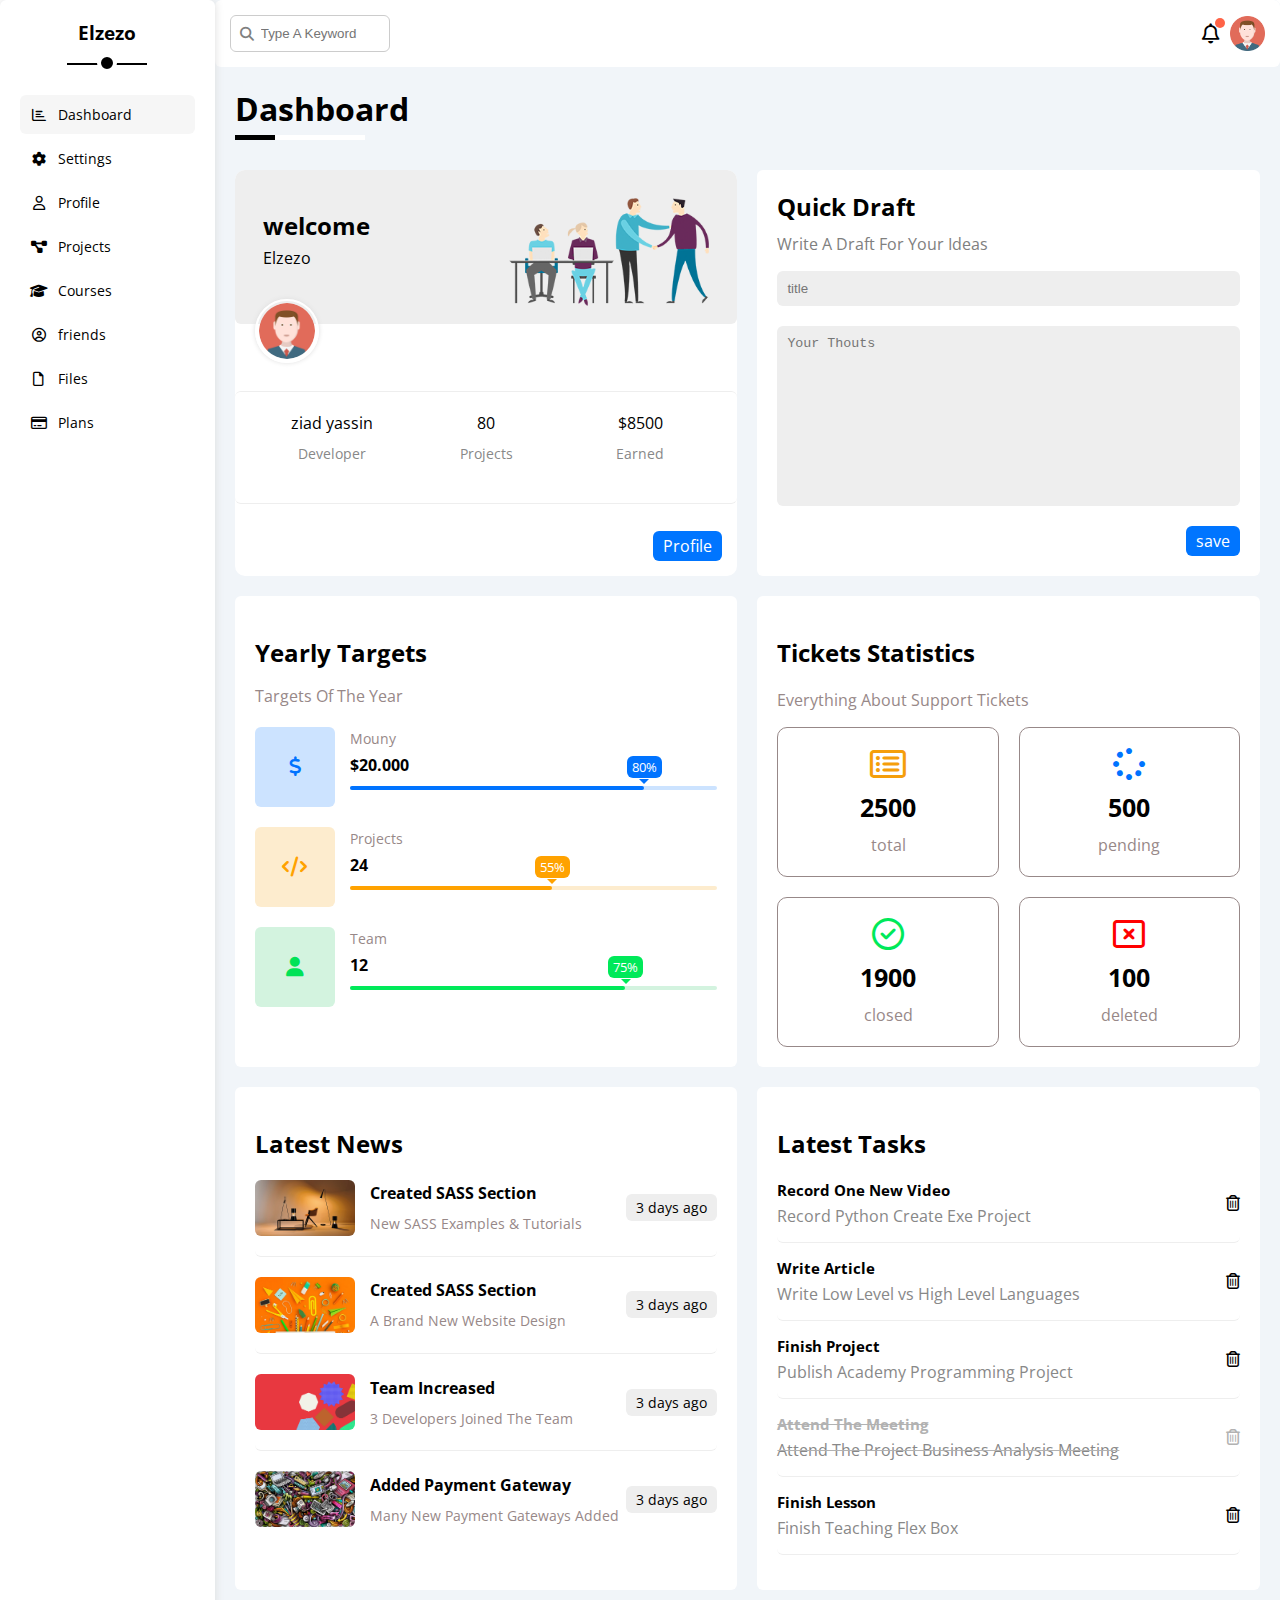
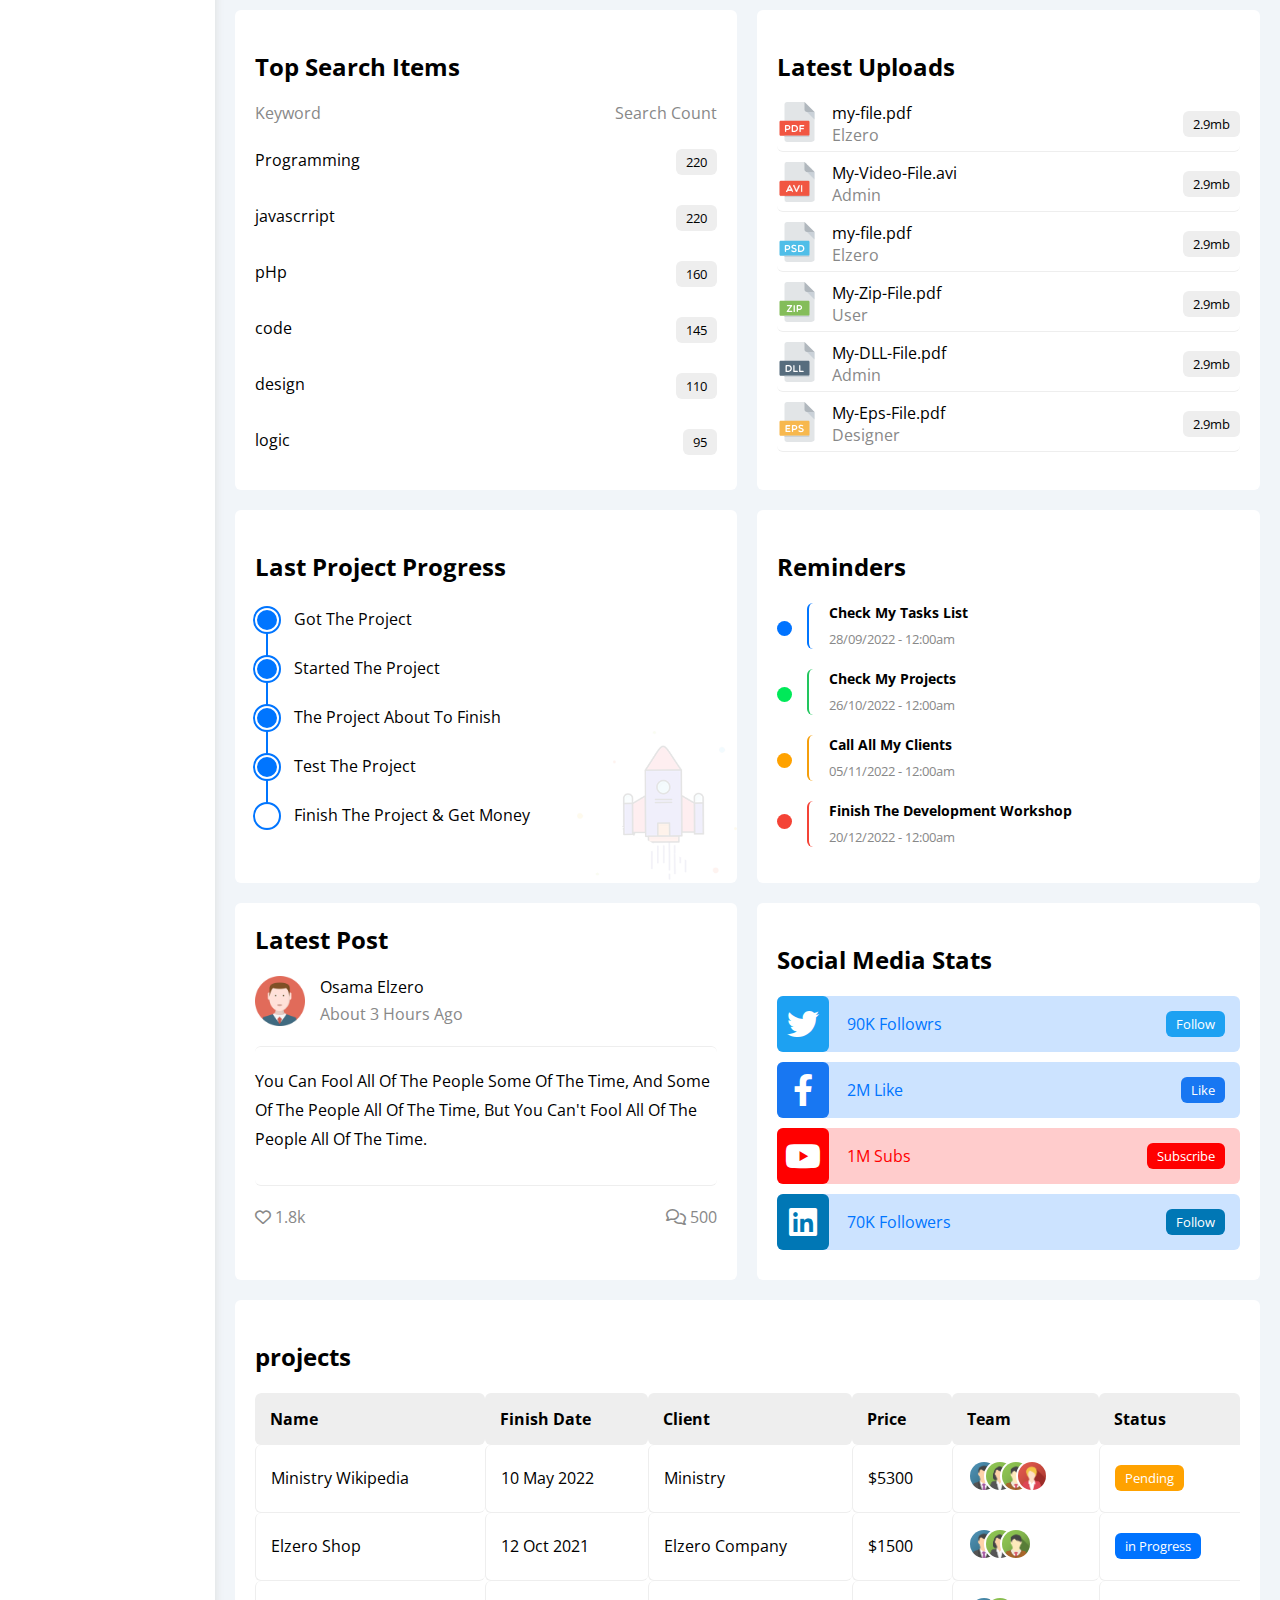
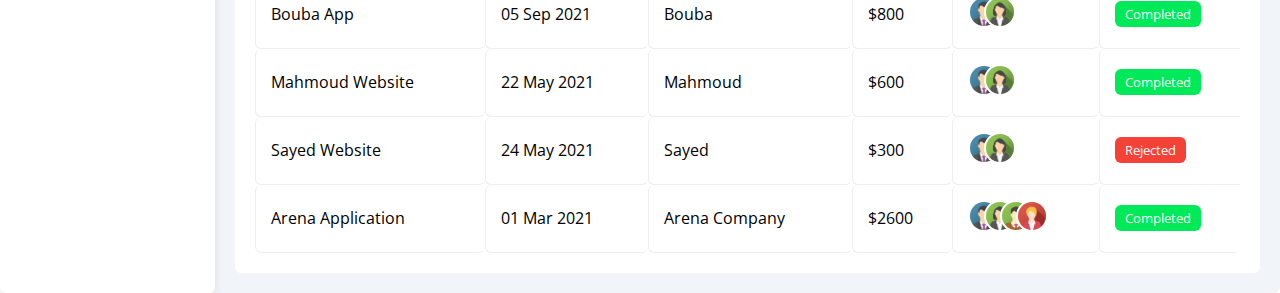
<file: index.html>
<!DOCTYPE html>
<html lang="en">

<head>
    <meta charset="UTF-8">
    <meta name="viewport" content="width=device-width, initial-scale=1.0">
    <link rel="stylesheet" href="css/framework.css">
    <link rel="stylesheet" href="css/style.css">
    <link rel="stylesheet" href="css/all.min.css">
    <link rel="preconnect" href="https://fonts.googleapis.com">
    <link rel="preconnect" href="https://fonts.gstatic.com" crossorigin>
    <link href="https://fonts.googleapis.com/css2?family=Open+Sans:wght@400;700&display=swap" rel="stylesheet">
    <title>Dashboard</title>
</head>

<body>
    <div class="page d-flex">
        <div class="sidebar bg-white p-20 p-relative">
            <h3 class="text-c mt-0 p-relative">Elzezo</h3>
            <ul>
                <li>
                    <a class="active p-relative rad-6 fs-14 d-flex align-center c-black p-10 " href="index.html">
                        <i class="fa-regular fa-chart-bar fa-fw"></i>
                        <span>Dashboard</span>
                    </a>
                </li>
                <li>
                    <a class=" p-relative rad-6 fs-14 d-flex  align-center c-black p-10 " href="settings.html">
                        <i class="fa-solid fa-gear fa-fw"></i>
                        <span>Settings</span>
                    </a>
                </li>
                <li>
                    <a class=" p-relative rad-6 fs-14 d-flex align-center c-black p-10 " href="profile.html">
                        <i class="fa-regular fa-user fa-fw"></i>
                        <span>Profile</span>
                    </a>
                </li>
                <li>
                    <a class=" p-relative rad-6 fs-14 d-flex align-center c-black p-10 " href="projects.html">
                        <i class="fa-solid fa-diagram-project fa-fw"></i>
                        <span>Projects</span>
                    </a>
                </li>
                <li>
                    <a class=" p-relative rad-6 fs-14 d-flex align-center c-black p-10 " href="courses.html">
                        <i class="fa-solid fa-graduation-cap fa-fw"></i>
                        <span>Courses</span>
                    </a>
                </li>
                <li>
                    <a class=" p-relative rad-6 fs-14 d-flex align-center c-black p-10 " href="friends.html">
                        <i class="fa-regular fa-circle-user fa-fw"></i>
                        <span>friends</span>
                    </a>
                </li>
                <li>
                    <a class=" p-relative rad-6 fs-14 d-flex align-center c-black p-10 " href="Files.html">
                        <i class="fa-regular fa-file fa-fw"></i>
                        <span>Files</span>
                    </a>
                </li>
                <li>
                    <a class=" p-relative rad-6 fs-14 d-flex align-center c-black p-10 " href="Plans.html">
                        <i class="fa-regular fa-credit-card fa-fw"></i>
                        <span>Plans</span>
                    </a>
                </li>
            </ul>
        </div>
        <div class="content w-full">
            <!-- start head -->
            <div class="head flex-between bg-white p-15 ">
                <div class="search p-relative">
                    <input class="p-10 rad-6" type="search" placeholder="Type A Keyword">
                </div>
                <div class="icons d-flex align-center">
                    <span class="notification p-relative">
                        <i class="fa-regular fa-bell fa-lg"></i>
                    </span>
                    <img src="images/avatar.png" alt="">
                </div>
            </div>
            <!-- end head -->

            <h1 class="p-relative m-20">Dashboard</h1>

            <div class="wrapper">
                <!-- start welcome widget-->
                <div class="welcome p-relative bg-white text-c-mobile  block-mobile ">
                    <div class="intro flex-between">
                        <div class="text">
                            <h2 class="mt-0">welcome</h2>
                            <p>Elzezo</p>
                        </div>
                        <img class="hide-mobile" src="images/welcome.png" alt="">
                    </div>
                    <img src="images/avatar.png" alt="">
                    <div class="body d-flex block-mobile">
                        <div>
                            ziad yassin
                            <span class=" mt-10 d-block">Developer</span>
                        </div>
                        <div>
                            80
                            <span class=" mt-10 d-block">Projects</span>
                        </div>
                        <div>
                            $8500
                            <span class=" mt-10 d-block">Earned</span>
                        </div>
                    </div>
                    <a href="profile.html" class="visit">Profile</a>
                </div>
                <!-- end welcome widget-->

                <!-- start quick draft widget -->
                <div class="draft bg-white p-20 rad-6">
                    <h2 class="mt-0">Quick Draft </h2>
                    <p>Write A Draft For Your Ideas</p>
                    <form action="">
                        <input class="input p-10 rad-6 d-block" type="text" placeholder="title">
                        <textarea class="input p-10 rad-6 d-block" placeholder="Your Thouts"></textarea>
                    </form>
                    <a class="bottom" href="#">save</a>
                </div>
                <!-- end quick draft widget -->
                <!-- start targets wiget -->
                <div class="target bg-white p-20">
                    <h2>Yearly Targets</h2>
                    <p class="c-grey">Targets Of The Year</p>
                    <div class="target-row">
                        <div class="icon">
                            <i class="dollar fa-solid fa-dollar-sign fa-lg c-blue"></i>
                        </div>
                        <div class="detailes">
                            <span class="fs-14 c-grey">Mouny</span>
                            <span class="d-block">$20.000</span>
                            <div class="prog-holder bg-blue">
                                <span class="prog bg-dblue blue" style="width: 80%;">
                                    <span class="bg-dblue">80%</span>
                                </span>
                            </div>
                        </div>
                    </div>
                    <div class="target-row">
                        <div class="icon">
                            <i class="code fa-solid fa-code fa-lg c-orange"></i>
                        </div>
                        <div class="detailes">
                            <span class="fs-14 c-grey">Projects</span>
                            <span class="d-block">24</span>
                            <div class="prog-holder bg-yellow">
                                <span class="prog bg-dyellow yellow" style="width: 55%;">
                                    <span class="bg-dyellow">55%</span>
                                </span>
                            </div>
                        </div>
                    </div>
                    <div class="target-row">
                        <div class="icon">
                            <i class="user fa-solid fa-user fa-lg c-green"></i>
                        </div>
                        <div class="detailes">
                            <span class="fs-14 c-grey">Team</span>
                            <span class="d-block">12</span>
                            <div class="prog-holder bg-green">
                                <span class="prog bg-dgreen green" style="width: 75%;">
                                    <span class="bg-dgreen">75%</span>

                            </div>
                        </div>
                    </div>
                </div>
                <!-- end targets wiget -->

                <!-- start tickets widget -->
                <div class="statics bg-white">
                    <h2>Tickets Statistics</h2>
                    <p class="c-grey">Everything About Support Tickets </p>
                    <div class="tickets">
                        <div class="box c-grey">
                            <i class="c-dyellow fa-regular fa-rectangle-list fa-2x mb-10 c-orange"></i>
                            <span class="d-block">2500</span>
                            total
                        </div>
                        <div class="box c-grey">
                            <i class="c-dblue fa-solid fa-spinner fa-2x mb-10 c-blue"></i>
                            <span class="d-block">500</span>
                            pending
                        </div>
                        <div class="box  c-grey">
                            <i class="c-dgreen fa-regular fa-circle-check fa-2x mb-10 c-green"></i>
                            <span class="d-block">1900</span>
                            closed
                        </div>
                        <div class="box  c-grey">
                            <i class="c-red fa-regular fa-rectangle-xmark fa-2x mb-10 c-red"></i>
                            <span class="d-block">100</span>
                            deleted
                        </div>
                    </div>
                </div>
                <!-- end tickets widget -->

                <!-- start news widget -->
                <div class="news bg-white p-20">
                    <h2>Latest News</h2>
                    <div class="news-row">
                        <img class="hide-mobile" src="images/news-01.png" alt="">
                        <div class="info">
                            <h3>Created SASS Section</h3>
                            <p class="c-grey">New SASS Examples & Tutorials</p>
                        </div>
                        <div class="time btn-shape">
                            3 days ago
                        </div>
                    </div>
                    <div class="news-row">
                        <img class="hide-mobile" src="images/news-02.png" alt="">
                        <div class="info">
                            <h3>Created SASS Section</h3>
                            <p class="c-grey"> A Brand New Website Design</p>
                        </div>
                        <div class="time btn-shape">
                            3 days ago
                        </div>
                    </div>
                    <div class="news-row">
                        <img class="hide-mobile" src="images/news-03.png" alt="">
                        <div class="info">
                            <h3>Team Increased</h3>
                            <p class="c-grey"> 3 Developers Joined The Team</p>
                        </div>
                        <div class="time btn-shape">
                            3 days ago
                        </div>
                    </div>
                    <div class="news-row">
                        <img class="hide-mobile" src="images/news-04.png" alt="">
                        <div class="info">
                            <h3>Added Payment Gateway</h3>
                            <p class="c-grey"> Many New Payment Gateways Added</p>
                        </div>
                        <div class="time btn-shape">
                            3 days ago
                        </div>
                    </div>
                </div>
                <!-- end news widget -->

                <!-- start Tasks widget -->
                <div class="tasks bg-white p-20">
                    <h2>Latest Tasks </h2>
                    <div class="tasks-row">
                        <div class="text">
                            <h3>Record One New Video</h3>
                            <p>Record Python Create Exe Project</p>
                        </div>
                        <i class="fa-regular fa-trash-can delete"></i>
                    </div>
                    <div class="tasks-row">
                        <div class="text">
                            <h3>Write Article</h3>
                            <p>Write Low Level vs High Level Languages</p>
                        </div>
                        <i class="fa-regular fa-trash-can delete"></i>
                    </div>
                    <div class="tasks-row">
                        <div class="text">
                            <h3>Finish Project </h3>
                            <p>Publish Academy Programming Project</p>
                        </div>
                        <i class="fa-regular fa-trash-can delete"></i>
                    </div>
                    <div class="tasks-row">
                        <div class="text">
                            <h3>Attend The Meeting </h3>
                            <p>Attend The Project Business Analysis Meeting </p>
                        </div>
                        <i class="fa-regular fa-trash-can delete"></i>
                    </div>
                    <div class="tasks-row">
                        <div class="text">
                            <h3>Finish Lesson</h3>
                            <p>Finish Teaching Flex Box</p>
                        </div>
                        <i class="fa-regular fa-trash-can delete"></i>
                    </div>
                </div>
                <!-- end Tasks widget -->

                <!-- start seaerch-items widget -->
                <div class="search-items bg-white p-20">
                    <h2>Top Search Items</h2>
                    <div class="items">
                        <div>Keyword</div>
                        <div>Search Count</div>
                    </div>
                    <div class="items">
                        <div>Programming</div>
                        <div>220</div>
                    </div>
                    <div class="items">
                        <div>javascrript</div>
                        <div>220</div>
                    </div>
                    <div class="items">
                        <div>pHp</div>
                        <div>160</div>
                    </div>
                    <div class="items">
                        <div>code</div>
                        <div>145</div>
                    </div>
                    <div class="items">
                        <div>design</div>
                        <div>110</div>
                    </div>
                    <div class="items">
                        <div>logic</div>
                        <div>95</div>
                    </div>
                </div>
                <!-- end seaerch-items widget -->

                <!-- start latest uploads -->
                <div class="uploads bg-white p-20">
                    <h2>Latest Uploads</h2>
                    <ul>
                        <li class="flex-between ">
                            <div>
                                <img src="images/pdf.svg" alt="">
                                <div class="text">
                                    <span>my-file.pdf</span>
                                    <span>Elzero</span>
                                </div>
                            </div>
                            <div class="btn-shape">2.9mb</div>
                        </li>
                        <li class="flex-between ">
                            <div>
                                <img src="images/avi.png" alt="">
                                <div class="text">

                                    <span>My-Video-File.avi</span>
                                    <span>Admin</span>
                                </div>
                            </div>
                            <div class="btn-shape">2.9mb</div>
                        </li>
                        <li class="flex-between ">
                            <div>
                                <img src="images/psd.svg" alt="">
                                <div class="text">

                                    <span>my-file.pdf</span>
                                    <span>Elzero</span>
                                </div>
                            </div>
                            <div class="btn-shape">2.9mb</div>
                        </li>
                        <li class="flex-between ">
                            <div>
                                <img src="images/zip.svg" alt="">
                                <div class="text">
                                    <span>My-Zip-File.pdf</span>
                                    <span>User</span>
                                </div>
                            </div>
                            <div class="btn-shape">2.9mb</div>
                        </li>
                        <li class="flex-between ">
                            <div>
                                <img src="images/dll.svg" alt="">
                                <div class="text">
                                    <span>My-DLL-File.pdf</span>
                                    <span>Admin</span>
                                </div>
                            </div>
                            <div class="btn-shape">2.9mb</div>
                        </li>
                        <li class="flex-between ">
                            <div>
                                <img src="images/eps.svg" alt="">
                                <div class="text">

                                    <span>My-Eps-File.pdf</span>
                                    <span>Designer</span>
                                </div>
                            </div>
                            <div class="btn-shape">2.9mb</div>
                        </li>
                    </ul>
                </div>
                <!-- end latest uploads -->

                <!-- start project-progress widget -->
                <div class="project-progres p-20 bg-white ">
                    <h2>Last Project Progress</h2>
                    <ul>
                        <li class="done">Got The Project</li>
                        <li class="done">Started The Project</li>
                        <li class="done">The Project About To Finish</li>
                        <li class="current">Test The Project</li>
                        <li>Finish The Project & Get Money</li>
                    </ul>
                    <img class="hide-mobile" src="images/project.png" alt="">
                </div>
                <!-- end project-progress widget -->

                <!-- start Reminders  widget -->
                <div class="reminder p-20 bg-white">
                    <h2>Reminders</h2>
                    <ul>
                        <li class="blue">
                            <span class="bg-dblue"></span>
                            <div>
                                <p>Check My Tasks List</p>
                                <span>28/09/2022 - 12:00am</span>
                            </div>
                        </li>
                        <li class="green">
                            <span class="bg-dgreen"></span>
                            <div>
                                <p>Check My Projects </p>
                                <span>26/10/2022 - 12:00am </span>
                            </div>
                        </li>
                        <li class="yellow">
                            <span class="bg-dyellow"></span>
                            <div>
                                <p>Call All My Clients</p>
                                <span>05/11/2022 - 12:00am </span>
                            </div>
                        </li>
                        <li class="red">
                            <span class="bg-red"></span>
                            <div>
                                <p>Finish The Development Workshop</p>
                                <span>20/12/2022 - 12:00am</span>
                            </div>
                        </li>
                    </ul>
                </div>
                <!-- end Reminders  widget -->

                <!-- start latest-update widget -->
                <div class="update bg-white p-20">
                    <h2>Latest Post </h2>
                    <div class="first">
                        <img src="images/avatar.png" alt="">
                        <div class="text">
                            <p>Osama Elzero</p>
                            <span>About 3 Hours Ago</span>
                        </div>
                    </div>
                    <p>You Can Fool All Of The People Some Of The Time, And Some Of The People All Of The Time, But You
                        Can't Fool All Of The People All Of The Time.</p>
                    <div class="parent flex-between">
                        <div class="child">
                            <i class="fa-regular fa-heart"></i>
                            1.8k
                        </div>
                        <div class="child">
                            <i class="fa-regular fa-comments"></i>
                            500
                        </div>
                    </div>
                </div>
                <!-- end latest-update widget -->

                <!-- start social media -->
                <div class="stats bg-white p-20">
                    <h2>Social Media Stats</h2>
                    <div class="parent twitter bg-blue">
                        <i class="fa-brands fa-twitter fa-2x c-white  center-flex"></i>
                        <div class="child flex-between">
                            <span>90K Followrs</span>
                            <a class="btn-shape" href="#">Follow</a>
                        </div>
                    </div>
                    <div class="parent facebook bg-blue">
                        <i class="fa-brands fa-facebook-f fa-2x c-white h-full center-flex"></i>
                        <div class="child flex-between">
                            <span>2M Like</span>
                            <a class="btn-shape" href="#">Like</a>
                        </div>
                    </div>
                    <div class="parent youtube bg-lred">
                        <i class="fa-brands fa-youtube fa-2x c-white h-full center-flex"></i>
                        <div class="child flex-between">
                            <span>1M Subs</span>
                            <a class="btn-shape" href="#">Subscribe</a>
                        </div>
                    </div>
                    <div class="parent linkedin bg-blue">
                        <i class="fa-brands fa-linkedin fa-2x c-white h-full center-flex"></i>
                        <div class="child flex-between">
                            <span>70K Followers</span>
                            <a class="btn-shape" href="#">Follow</a>
                        </div>
                    </div>
                </div>
                <!-- end social media -->
            </div>
            <!-- end wrapper -->
            
            <!-- start projects table -->
            <div class="projects bg-white p-20">
                <h2>projects</h2>
                <div class="responsive-table">
                    <table>
                        <thead>
                            <tr>
                                <td>Name</td>
                                <td>Finish Date </td>
                                <td>Client</td>
                                <td>Price </td>
                                <td>Team </td>
                                <td>Status</td>
                            </tr>
                        </thead>
                        <tbody>
                            <tr>
                                <td>Ministry Wikipedia </td>
                                <td>10 May 2022 </td>
                                <td>Ministry </td>
                                <td>$5300 </td>
                                <td>
                                    <img src="images/team-01.png" alt="">
                                    <img src="images/team-02.png" alt="">
                                    <img src="images/team-03.png" alt="">
                                    <img src="images/team-05.png" alt="">
                                </td>
                                <td>
                                    <div class="label  btn-shape bg-dyellow"> Pending </div>
                                </td>
                            </tr>
                            <tr>
                                <td>Elzero Shop </td>
                                <td>12 Oct 2021 </td>
                                <td> Elzero Company</td>
                                <td>$1500 </td>
                                <td>
                                    <img src="images/team-01.png" alt="">
                                    <img src="images/team-02.png" alt="">
                                    <img src="images/team-03.png" alt="">
                                </td>
                                <td>
                                    <div class="label rad-6 bg-dblue btn-shape "> in Progress </div>
                                </td>
                            </tr>
                            <tr>
                                <td>Bouba App </td>
                                <td> 05 Sep 2021 </td>
                                <td>Bouba </td>
                                <td> $800</td>
                                <td>
                                    <img src="images/team-01.png" alt="">
                                    <img src="images/team-02.png" alt="">
                                </td>
                                <td>
                                    <div class="label rad-6 bg-dgreen btn-shape "> Completed </div>
                                </td>
                            </tr>
                            <tr>
                                <td>Mahmoud Website </td>
                                <td>22 May 2021 </td>
                                <td>Mahmoud </td>
                                <td>$600 </td>
                                <td>
                                    <img src="images/team-01.png" alt="">
                                    <img src="images/team-02.png" alt="">
                                </td>
                                <td>
                                    <div class="label btn-shape bg-dgreen "> Completed </div>
                                </td>
                            </tr>
                            <tr>
                                <td>Sayed Website </td>
                                <td>24 May 2021 </td>
                                <td>	Sayed </td>
                                <td>$300 </td>
                                <td>
                                    <img src="images/team-01.png" alt="">
                                    <img src="images/team-02.png" alt="">
                                </td>
                                <td>
                                    <div class="label rad-6 bg-red btn-shape "> Rejected </div>
                                </td>
                            </tr>
                            <tr>
                                <td>Arena Application </td>
                                <td>01 Mar 2021 </td>
                                <td>Arena Company </td>
                                <td>$2600</td>
                                <td>
                                    <img src="images/team-01.png" alt="">
                                    <img src="images/team-02.png" alt="">
                                    <img src="images/team-03.png" alt="">
                                    <img src="images/team-05.png" alt="">
                                </td>
                                <td>
                                    <div class="label rad-6 bg-dgreen btn-shape "> Completed </div>
                                </td>
                            </tr>
                        </tbody>
                    </table>
                </div>
            </div>
            <!-- end projects table -->
            
        </div>
    </div>
    </div>
</body>

</html>
</file>
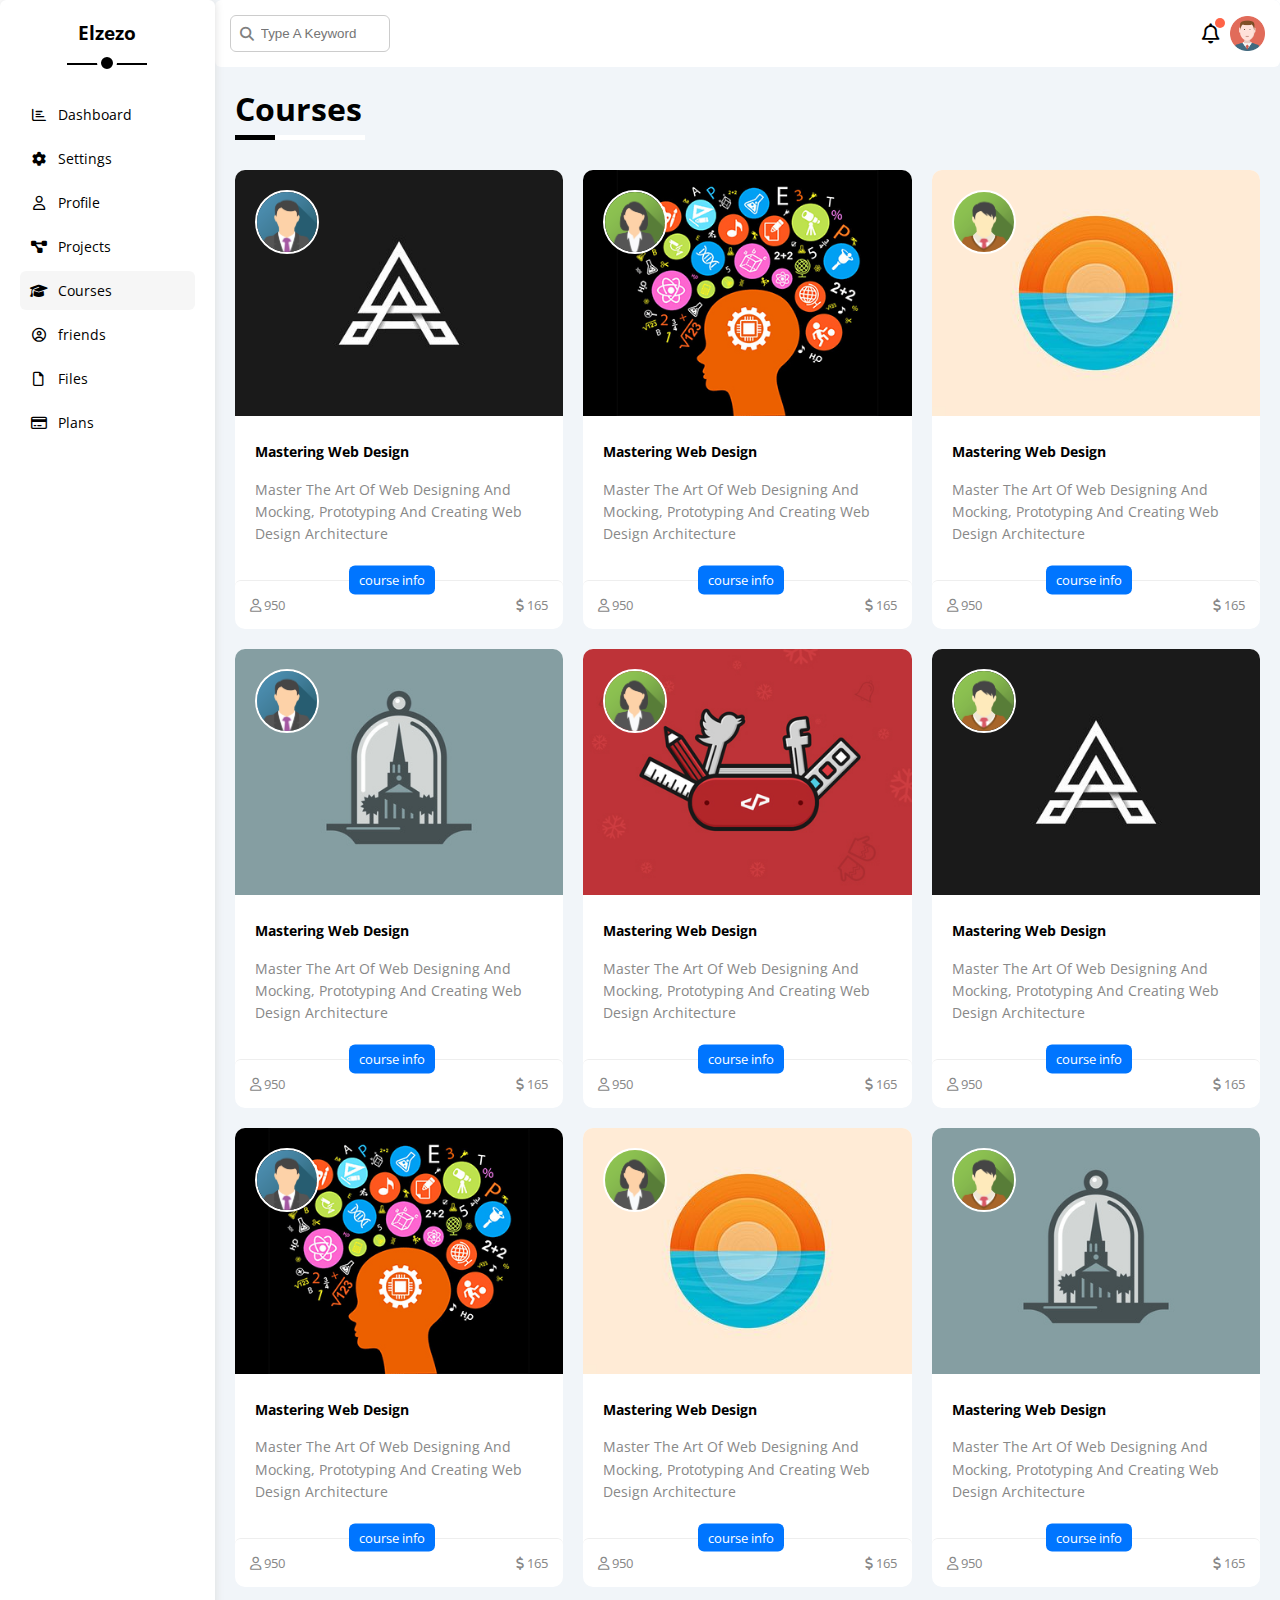
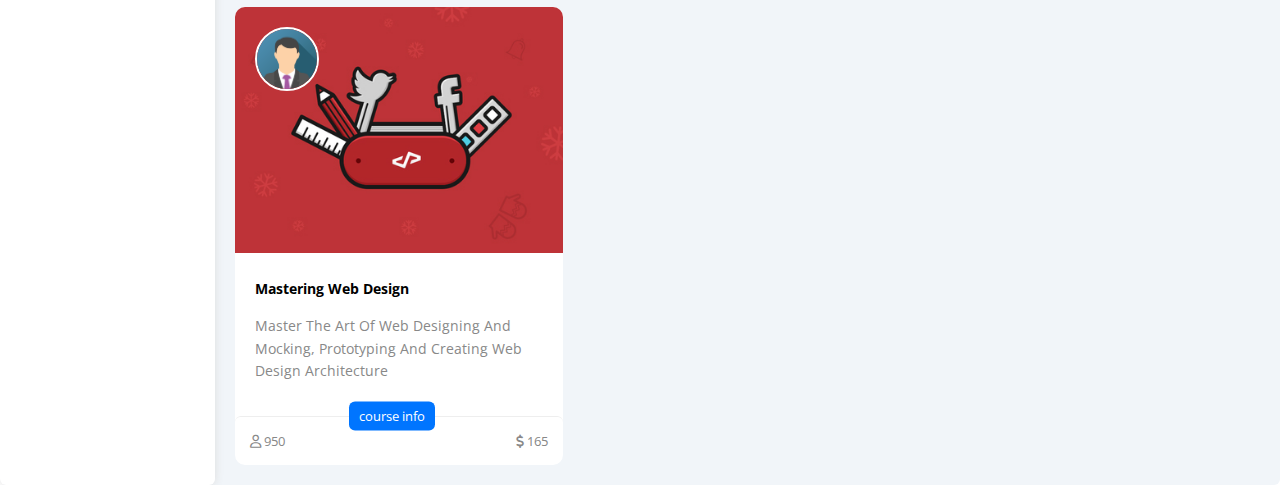
<file: courses.html>
<!DOCTYPE html>
<html lang="en">

<head>
    <meta charset="UTF-8">
    <meta name="viewport" content="width=device-width, initial-scale=1.0">
    <link rel="stylesheet" href="css/framework.css">
    <link rel="stylesheet" href="css/style.css">
    <link rel="stylesheet" href="css/all.min.css">
    <link rel="preconnect" href="https://fonts.googleapis.com">
    <link rel="preconnect" href="https://fonts.gstatic.com" crossorigin>
    <link href="https://fonts.googleapis.com/css2?family=Open+Sans:wght@400;700&display=swap" rel="stylesheet">
    <title>Settings</title>
</head>

<body>
    <div class="page d-flex">
        <div class="sidebar bg-white p-20 p-relative">
            <h3 class="text-c mt-0 p-relative">Elzezo</h3>
            <ul>
                <li>
                    <a class=" p-relative rad-6 fs-14 d-flex align-center c-black p-10 " href="index.html">
                        <i class="fa-regular fa-chart-bar fa-fw"></i>
                        <span>Dashboard</span>
                    </a>
                </li>
                <li>
                    <a class=" p-relative rad-6 fs-14 d-flex  align-center c-black p-10 " href="settings.html">
                        <i class="fa-solid fa-gear fa-fw"></i>
                        <span>Settings</span>
                    </a>
                </li>
                <li>
                    <a class=" p-relative rad-6 fs-14 d-flex align-center c-black p-10 " href="profile.html">
                        <i class="fa-regular fa-user fa-fw"></i>
                        <span>Profile</span>
                    </a>
                </li>
                <li>
                    <a class=" p-relative rad-6 fs-14 d-flex align-center c-black p-10 " href="projects.html">
                        <i class="fa-solid fa-diagram-project fa-fw"></i>
                        <span>Projects</span>
                    </a>
                </li>
                <li>
                    <a class="active p-relative rad-6 fs-14 d-flex align-center c-black p-10 " href="courses.html">
                        <i class="fa-solid fa-graduation-cap fa-fw"></i>
                        <span>Courses</span>
                    </a>
                </li>
                <li>
                    <a class=" p-relative rad-6 fs-14 d-flex align-center c-black p-10 " href="friends.html">
                        <i class="fa-regular fa-circle-user fa-fw"></i>
                        <span>friends</span>
                    </a>
                </li>
                <li>
                    <a class=" p-relative rad-6 fs-14 d-flex align-center c-black p-10 " href="files.html">
                        <i class="fa-regular fa-file fa-fw"></i>
                        <span>Files</span>
                    </a>
                </li>
                <li>
                    <a class=" p-relative rad-6 fs-14 d-flex align-center c-black p-10 " href="plans.html">
                        <i class="fa-regular fa-credit-card fa-fw"></i>
                        <span>Plans</span>
                    </a>
                </li>
            </ul>
        </div>
        <div class="content w-full">
            <!-- start head -->
            <div class="head flex-between bg-white p-15 ">
                <div class="search p-relative">
                    <input class="p-10 rad-6" type="search" placeholder="Type A Keyword">
                </div>
                <div class="icons d-flex align-center">
                    <span class="notification p-relative">
                        <i class="fa-regular fa-bell fa-lg"></i>
                    </span>
                    <img src="images/avatar.png" alt="">
                </div>
            </div>
            <!-- end head -->
            <h1 class="p-relative m-20">Courses</h1>
            <div class="courses-page">
                <div class=" course bg-white p-relative">
                    <img class="cover" src="images/course-01.jpg" alt="">
                    <img src="images/team-01.png" class="instructor">
                    <div class="text">
                        <h4>Mastering Web Design </h4>
                        <p>Master The Art Of Web Designing And Mocking, Prototyping And Creating Web Design Architecture
                        </p>
                    </div>
                    <div class="info flex-between">
                        <div>
                            <i class="fa-regular fa-user"></i>
                            950
                        </div>
                        <div>
                            <i class="fa-solid fa-dollar-sign"></i>
                            165
                        </div>
                    </div>
                </div>
                <div class=" course bg-white p-relative">
                    <img class="cover" src="images/course-02.jpg" alt="">
                    <img src="images/team-02.png" class="instructor">
                    <div class="text">
                        <h4>Mastering Web Design </h4>
                        <p>Master The Art Of Web Designing And Mocking, Prototyping And Creating Web Design Architecture
                        </p>
                    </div>
                    <div class="info flex-between">
                        <div>
                            <i class="fa-regular fa-user"></i>
                            950
                        </div>
                        <div>
                            <i class="fa-solid fa-dollar-sign"></i>
                            165
                        </div>
                    </div>
                </div>
                <div class=" course bg-white p-relative">
                    <img class="cover" src="images/course-03.jpg" alt="">
                    <img src="images/team-03.png" class="instructor">
                    <div class="text">
                        <h4>Mastering Web Design </h4>
                        <p>Master The Art Of Web Designing And Mocking, Prototyping And Creating Web Design Architecture
                        </p>
                    </div>
                    <div class="info flex-between">
                        <div>
                            <i class="fa-regular fa-user"></i>
                            950
                        </div>
                        <div>
                            <i class="fa-solid fa-dollar-sign"></i>
                            165
                        </div>
                    </div>
                </div>
                <div class=" course bg-white p-relative">
                    <img class="cover" src="images/course-04.jpg" alt="">
                    <img src="images/team-01.png" class="instructor">
                    <div class="text">
                        <h4>Mastering Web Design </h4>
                        <p>Master The Art Of Web Designing And Mocking, Prototyping And Creating Web Design Architecture
                        </p>
                    </div>
                    <div class="info flex-between">
                        <div>
                            <i class="fa-regular fa-user"></i>
                            950
                        </div>
                        <div>
                            <i class="fa-solid fa-dollar-sign"></i>
                            165
                        </div>
                    </div>
                </div>
                <div class=" course bg-white p-relative">
                    <img class="cover" src="images/course-05.jpg" alt="">
                    <img src="images/team-02.png" class="instructor">
                    <div class="text">
                        <h4>Mastering Web Design </h4>
                        <p>Master The Art Of Web Designing And Mocking, Prototyping And Creating Web Design Architecture
                        </p>
                    </div>
                    <div class="info flex-between">
                        <div>
                            <i class="fa-regular fa-user"></i>
                            950
                        </div>
                        <div>
                            <i class="fa-solid fa-dollar-sign"></i>
                            165
                        </div>
                    </div>
                </div>
                <div class=" course bg-white p-relative">
                    <img class="cover" src="images/course-01.jpg" alt="">
                    <img src="images/team-03.png" class="instructor">
                    <div class="text">
                        <h4>Mastering Web Design </h4>
                        <p>Master The Art Of Web Designing And Mocking, Prototyping And Creating Web Design Architecture
                        </p>
                    </div>
                    <div class="info flex-between">
                        <div>
                            <i class="fa-regular fa-user"></i>
                            950
                        </div>
                        <div>
                            <i class="fa-solid fa-dollar-sign"></i>
                            165
                        </div>
                    </div>
                </div>
                <div class=" course bg-white p-relative">
                    <img class="cover" src="images/course-02.jpg" alt="">
                    <img src="images/team-01.png" class="instructor">
                    <div class="text">
                        <h4>Mastering Web Design </h4>
                        <p>Master The Art Of Web Designing And Mocking, Prototyping And Creating Web Design Architecture
                        </p>
                    </div>
                    <div class="info flex-between">
                        <div>
                            <i class="fa-regular fa-user"></i>
                            950
                        </div>
                        <div>
                            <i class="fa-solid fa-dollar-sign"></i>
                            165
                        </div>
                    </div>
                </div>
                <div class=" course bg-white p-relative">
                    <img class="cover" src="images/course-03.jpg" alt="">
                    <img src="images/team-02.png" class="instructor">
                    <div class="text">
                        <h4>Mastering Web Design </h4>
                        <p>Master The Art Of Web Designing And Mocking, Prototyping And Creating Web Design Architecture
                        </p>
                    </div>
                    <div class="info flex-between">
                        <div>
                            <i class="fa-regular fa-user"></i>
                            950
                        </div>
                        <div>
                            <i class="fa-solid fa-dollar-sign"></i>
                            165
                        </div>
                    </div>
                </div>
                <div class=" course bg-white p-relative">
                    <img class="cover" src="images/course-04.jpg" alt="">
                    <img src="images/team-03.png" class="instructor">
                    <div class="text">
                        <h4>Mastering Web Design </h4>
                        <p>Master The Art Of Web Designing And Mocking, Prototyping And Creating Web Design Architecture
                        </p>
                    </div>
                    <div class="info flex-between">
                        <div>
                            <i class="fa-regular fa-user"></i>
                            950
                        </div>
                        <div>
                            <i class="fa-solid fa-dollar-sign"></i>
                            165
                        </div>
                    </div>
                </div>
                <div class=" course bg-white p-relative">
                    <img class="cover" src="images/course-05.jpg" alt="">
                    <img src="images/team-01.png" class="instructor">
                    <div class="text">
                        <h4>Mastering Web Design </h4>
                        <p>Master The Art Of Web Designing And Mocking, Prototyping And Creating Web Design Architecture
                        </p>
                    </div>
                    <div class="info flex-between">
                        <div>
                            <i class="fa-regular fa-user"></i>
                            950
                        </div>
                        <div>
                            <i class="fa-solid fa-dollar-sign"></i>
                            165
                        </div>
                    </div>
                </div>
            </div>
        </div>
    </div>

</body>

</html>
</file>
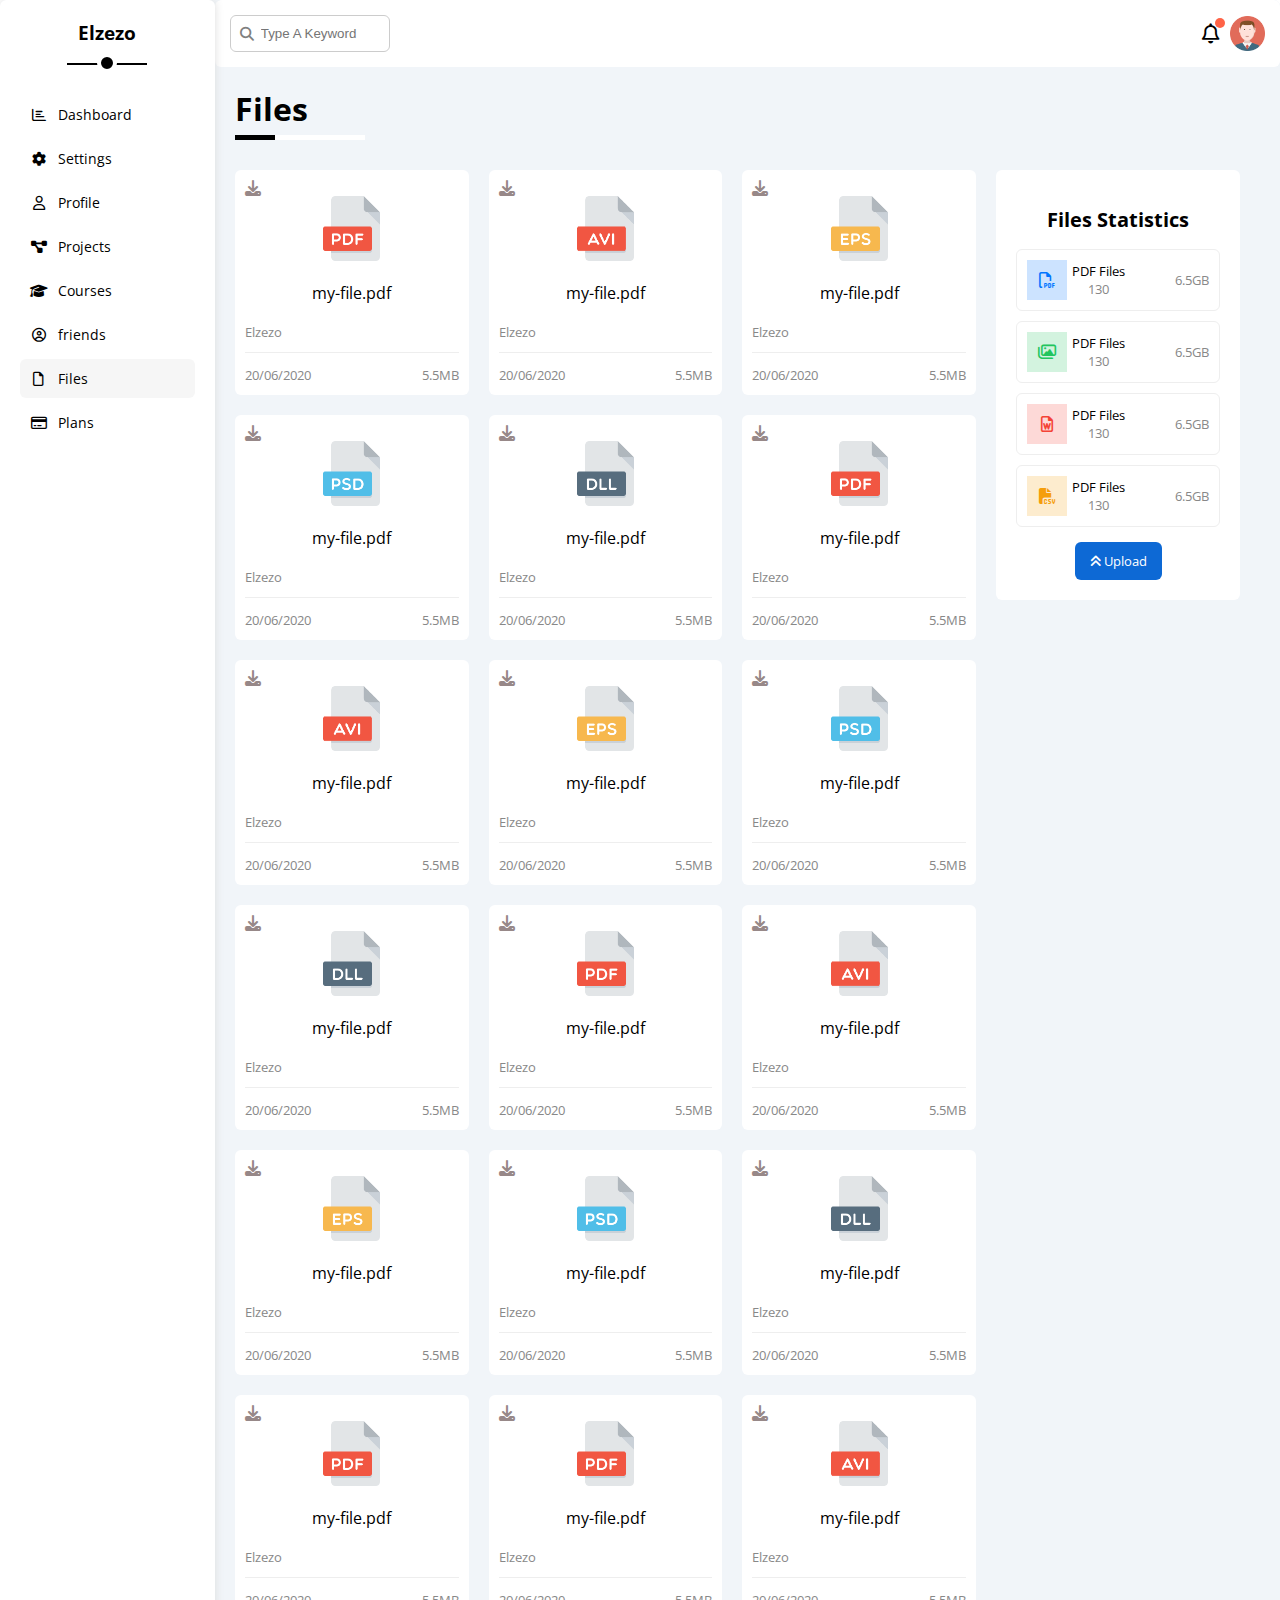
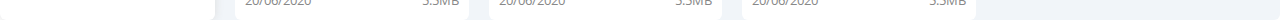
<file: Files.html>
<!DOCTYPE html>
<html lang="en">

<head>
    <meta charset="UTF-8">
    <meta name="viewport" content="width=device-width, initial-scale=1.0">
    <link rel="stylesheet" href="css/framework.css">
    <link rel="stylesheet" href="css/style.css">
    <link rel="stylesheet" href="css/all.min.css">
    <link rel="preconnect" href="https://fonts.googleapis.com">
    <link rel="preconnect" href="https://fonts.gstatic.com" crossorigin>
    <link href="https://fonts.googleapis.com/css2?family=Open+Sans:wght@400;700&display=swap" rel="stylesheet">
    <title>Friends</title>
</head>

<body>
    <div class="page d-flex">

        <div class="sidebar bg-white p-20 p-relative">
            <h3 class="text-c mt-0 p-relative">Elzezo</h3>
            <ul>
                <li>
                    <a class=" p-relative rad-6 fs-14 d-flex align-center c-black p-10 " href="index.html">
                        <i class="fa-regular fa-chart-bar fa-fw"></i>
                        <span>Dashboard</span>
                    </a>
                </li>
                <li>
                    <a class=" p-relative rad-6 fs-14 d-flex  align-center c-black p-10 " href="settings.html">
                        <i class="fa-solid fa-gear fa-fw"></i>
                        <span>Settings</span>
                    </a>
                </li>
                <li>
                    <a class=" p-relative rad-6 fs-14 d-flex align-center c-black p-10 " href="profile.html">
                        <i class="fa-regular fa-user fa-fw"></i>
                        <span>Profile</span>
                    </a>
                </li>
                <li>
                    <a class=" p-relative rad-6 fs-14 d-flex align-center c-black p-10 " href="projects.html">
                        <i class="fa-solid fa-diagram-project fa-fw"></i>
                        <span>Projects</span>
                    </a>
                </li>
                <li>
                    <a class=" p-relative rad-6 fs-14 d-flex align-center c-black p-10 " href="courses.html">
                        <i class="fa-solid fa-graduation-cap fa-fw"></i>
                        <span>Courses</span>
                    </a>
                </li>
                <li>
                    <a class=" p-relative rad-6 fs-14 d-flex align-center c-black p-10 " href="friends.html">
                        <i class="fa-regular fa-circle-user fa-fw"></i>
                        <span>friends</span>
                    </a>
                </li>
                <li>
                    <a class=" p-relative rad-6 fs-14 d-flex align-center c-black p-10 active" href="files.html">
                        <i class="fa-regular fa-file fa-fw"></i>
                        <span>Files</span>
                    </a>
                </li>
                <li>
                    <a class=" p-relative rad-6 fs-14 d-flex align-center c-black p-10 " href="plans.html">
                        <i class="fa-regular fa-credit-card fa-fw"></i>
                        <span>Plans</span>
                    </a>
                </li>
            </ul>
        </div>

        <div class="content w-full">

            <!-- start head -->
            <div class="head flex-between bg-white p-15 ">
                <div class="search p-relative">
                    <input class="p-10 rad-6" type="search" placeholder="Type A Keyword">
                </div>
                <div class="icons d-flex align-center">
                    <span class="notification p-relative">
                        <i class="fa-regular fa-bell fa-lg"></i>
                    </span>
                    <img src="images/avatar.png" alt="">
                </div>
            </div>
            <!-- end head -->
            
            <h1 class="p-relative m-20">Files</h1>

                <!-- start content -->
            <div class="files-page">

                <div class="files">
                    <div class="file bg-white"> 
                        <i class="fa-solid fa-download c-grey p-absolute"></i>
                        <div class="first">
                            <img src="images/pdf.png" alt="">
                            <p>my-file.pdf</p>
                        </div>
                        <span>Elzezo</span>
                        <div class="info flex-between">
                            <div > 
                                <span>20/06/2020</span>
                            </div>
                            <div>
                                <span>5.5MB</span>
                            </div>
                        </div>
                    </div>
                    <div class="file bg-white"> 
                        <i class="fa-solid fa-download c-grey p-absolute"></i>
                        <div class="first">
                            <img src="images/avi.png" alt="">
                            <p>my-file.pdf</p>
                        </div>
                        <span>Elzezo</span>
                        <div class="info flex-between">
                            <div > 
                                <span>20/06/2020</span>
                            </div>
                            <div>
                                <span>5.5MB</span>
                            </div>
                        </div>
                    </div>
                    <div class="file bg-white"> 
                        <i class="fa-solid fa-download c-grey p-absolute"></i>
                        <div class="first">
                            <img src="images/eps.png" alt="">
                            <p>my-file.pdf</p>
                        </div>
                        <span>Elzezo</span>
                        <div class="info flex-between">
                            <div > 
                                <span>20/06/2020</span>
                            </div>
                            <div>
                                <span>5.5MB</span>
                            </div>
                        </div>
                    </div>
                    <div class="file bg-white"> 
                        <i class="fa-solid fa-download c-grey p-absolute"></i>
                        <div class="first">
                            <img src="images/psd.png" alt="">
                            <p>my-file.pdf</p>
                        </div>
                        <span>Elzezo</span>
                        <div class="info flex-between">
                            <div > 
                                <span>20/06/2020</span>
                            </div>
                            <div>
                                <span>5.5MB</span>
                            </div>
                        </div>
                    </div>
                    <div class="file bg-white"> 
                        <i class="fa-solid fa-download c-grey p-absolute"></i>
                        <div class="first">
                            <img src="images/dll.png" alt="">
                            <p>my-file.pdf</p>
                        </div>
                        <span>Elzezo</span>
                        <div class="info flex-between">
                            <div > 
                                <span>20/06/2020</span>
                            </div>
                            <div>
                                <span>5.5MB</span>
                            </div>
                        </div>
                    </div>
                    <div class="file bg-white"> 
                        <i class="fa-solid fa-download c-grey p-absolute"></i>
                        <div class="first">
                            <img src="images/pdf.png" alt="">
                            <p>my-file.pdf</p>
                        </div>
                        <span>Elzezo</span>
                        <div class="info flex-between">
                            <div > 
                                <span>20/06/2020</span>
                            </div>
                            <div>
                                <span>5.5MB</span>
                            </div>
                        </div>
                    </div>
                    <div class="file bg-white"> 
                        <i class="fa-solid fa-download c-grey p-absolute"></i>
                        <div class="first">
                            <img src="images/avi.png" alt="">
                            <p>my-file.pdf</p>
                        </div>
                        <span>Elzezo</span>
                        <div class="info flex-between">
                            <div > 
                                <span>20/06/2020</span>
                            </div>
                            <div>
                                <span>5.5MB</span>
                            </div>
                        </div>
                    </div>
                    <div class="file bg-white"> 
                        <i class="fa-solid fa-download c-grey p-absolute"></i>
                        <div class="first">
                            <img src="images/eps.png" alt="">
                            <p>my-file.pdf</p>
                        </div>
                        <span>Elzezo</span>
                        <div class="info flex-between">
                            <div > 
                                <span>20/06/2020</span>
                            </div>
                            <div>
                                <span>5.5MB</span>
                            </div>
                        </div>
                    </div>
                    <div class="file bg-white"> 
                        <i class="fa-solid fa-download c-grey p-absolute"></i>
                        <div class="first">
                            <img src="images/psd.png" alt="">
                            <p>my-file.pdf</p>
                        </div>
                        <span>Elzezo</span>
                        <div class="info flex-between">
                            <div > 
                                <span>20/06/2020</span>
                            </div>
                            <div>
                                <span>5.5MB</span>
                            </div>
                        </div>
                    </div>
                    <div class="file bg-white"> 
                        <i class="fa-solid fa-download c-grey p-absolute"></i>
                        <div class="first">
                            <img src="images/dll.png" alt="">
                            <p>my-file.pdf</p>
                        </div>
                        <span>Elzezo</span>
                        <div class="info flex-between">
                            <div > 
                                <span>20/06/2020</span>
                            </div>
                            <div>
                                <span>5.5MB</span>
                            </div>
                        </div>
                    </div>
                    <div class="file bg-white"> 
                        <i class="fa-solid fa-download c-grey p-absolute"></i>
                        <div class="first">
                            <img src="images/pdf.png" alt="">
                            <p>my-file.pdf</p>
                        </div>
                        <span>Elzezo</span>
                        <div class="info flex-between">
                            <div > 
                                <span>20/06/2020</span>
                            </div>
                            <div>
                                <span>5.5MB</span>
                            </div>
                        </div>
                    </div>
                    <div class="file bg-white"> 
                        <i class="fa-solid fa-download c-grey p-absolute"></i>
                        <div class="first">
                            <img src="images/avi.png" alt="">
                            <p>my-file.pdf</p>
                        </div>
                        <span>Elzezo</span>
                        <div class="info flex-between">
                            <div > 
                                <span>20/06/2020</span>
                            </div>
                            <div>
                                <span>5.5MB</span>
                            </div>
                        </div>
                    </div>
                    <div class="file bg-white"> 
                        <i class="fa-solid fa-download c-grey p-absolute"></i>
                        <div class="first">
                            <img src="images/eps.png" alt="">
                            <p>my-file.pdf</p>
                        </div>
                        <span>Elzezo</span>
                        <div class="info flex-between">
                            <div > 
                                <span>20/06/2020</span>
                            </div>
                            <div>
                                <span>5.5MB</span>
                            </div>
                        </div>
                    </div>
                    <div class="file bg-white"> 
                        <i class="fa-solid fa-download c-grey p-absolute"></i>
                        <div class="first">
                            <img src="images/psd.png" alt="">
                            <p>my-file.pdf</p>
                        </div>
                        <span>Elzezo</span>
                        <div class="info flex-between">
                            <div > 
                                <span>20/06/2020</span>
                            </div>
                            <div>
                                <span>5.5MB</span>
                            </div>
                        </div>
                    </div>
                    <div class="file bg-white"> 
                        <i class="fa-solid fa-download c-grey p-absolute"></i>
                        <div class="first">
                            <img src="images/dll.png" alt="">
                            <p>my-file.pdf</p>
                        </div>
                        <span>Elzezo</span>
                        <div class="info flex-between">
                            <div > 
                                <span>20/06/2020</span>
                            </div>
                            <div>
                                <span>5.5MB</span>
                            </div>
                        </div>
                    </div>
                    <div class="file bg-white"> 
                        <i class="fa-solid fa-download c-grey p-absolute"></i>
                        <div class="first">
                            <img src="images/pdf.png" alt="">
                            <p>my-file.pdf</p>
                        </div>
                        <span>Elzezo</span>
                        <div class="info flex-between">
                            <div > 
                                <span>20/06/2020</span>
                            </div>
                            <div>
                                <span>5.5MB</span>
                            </div>
                        </div>
                    </div>
                    <div class="file bg-white"> 
                        <i class="fa-solid fa-download c-grey p-absolute"></i>
                        <div class="first">
                            <img src="images/pdf.png" alt="">
                            <p>my-file.pdf</p>
                        </div>
                        <span>Elzezo</span>
                        <div class="info flex-between">
                            <div > 
                                <span>20/06/2020</span>
                            </div>
                            <div>
                                <span>5.5MB</span>
                            </div>
                        </div>
                    </div>
                    <div class="file bg-white"> 
                        <i class="fa-solid fa-download c-grey p-absolute"></i>
                        <div class="first">
                            <img src="images/avi.png" alt="">
                            <p>my-file.pdf</p>
                        </div>
                        <span>Elzezo</span>
                        <div class="info flex-between">
                            <div > 
                                <span>20/06/2020</span>
                            </div>
                            <div>
                                <span>5.5MB</span>
                            </div>
                        </div>
                    </div>
                </div>

                <div class="file-state bg-white ">

                    <h2>Files Statistics</h2>
                        <div class="box flex-between">
                            <div>
                                <i class="fa-regular fa-file-pdf fa-lg blue center-flex c-blue icon"></i> 
                            </div>
                            <div class="text">
                                <p>PDF Files</p>
                                <span>130</span>
                            </div>
                        
                        <span class="d-block">6.5GB</span>
                    </div>
                        <div class="box flex-between">
                            <div>
                                <i class="fa-regular fa-images fa-lg green center-flex c-green icon"></i> 
                            </div>
                            <div class="text">
                                <p>PDF Files</p>
                                <span>130</span>
                            </div>
                        
                        <span class="d-block">6.5GB</span>
                    </div>
                        <div class="box flex-between">
                            <div>
                                <i class="fa-regular fa-file-word fa-lg red center-flex c-red icon"></i> 
                            </div>
                            <div class="text">
                                <p>PDF Files</p>
                                <span>130</span>
                            </div>
                        
                        <span class="d-block">6.5GB</span>
                    </div>
                        <div class="box flex-between">
                            <div>
                                <i class="fa-solid fa-file-csv fa-lg orange center-flex c-orange icon"></i> 
                            </div>
                            <div class="text">
                                <p>PDF Files</p>
                                <span>130</span>
                            </div>
                        
                        <span class="d-block">6.5GB</span>
                    </div>

                     <a href="#" class="d-block" > <i class="fa-solid fa-angles-up mr-10 "></i> Upload </a> </div>
            </div>
            <!-- end content -->
        </div>
    </div>
    </div>
</body>

</html>
</file>
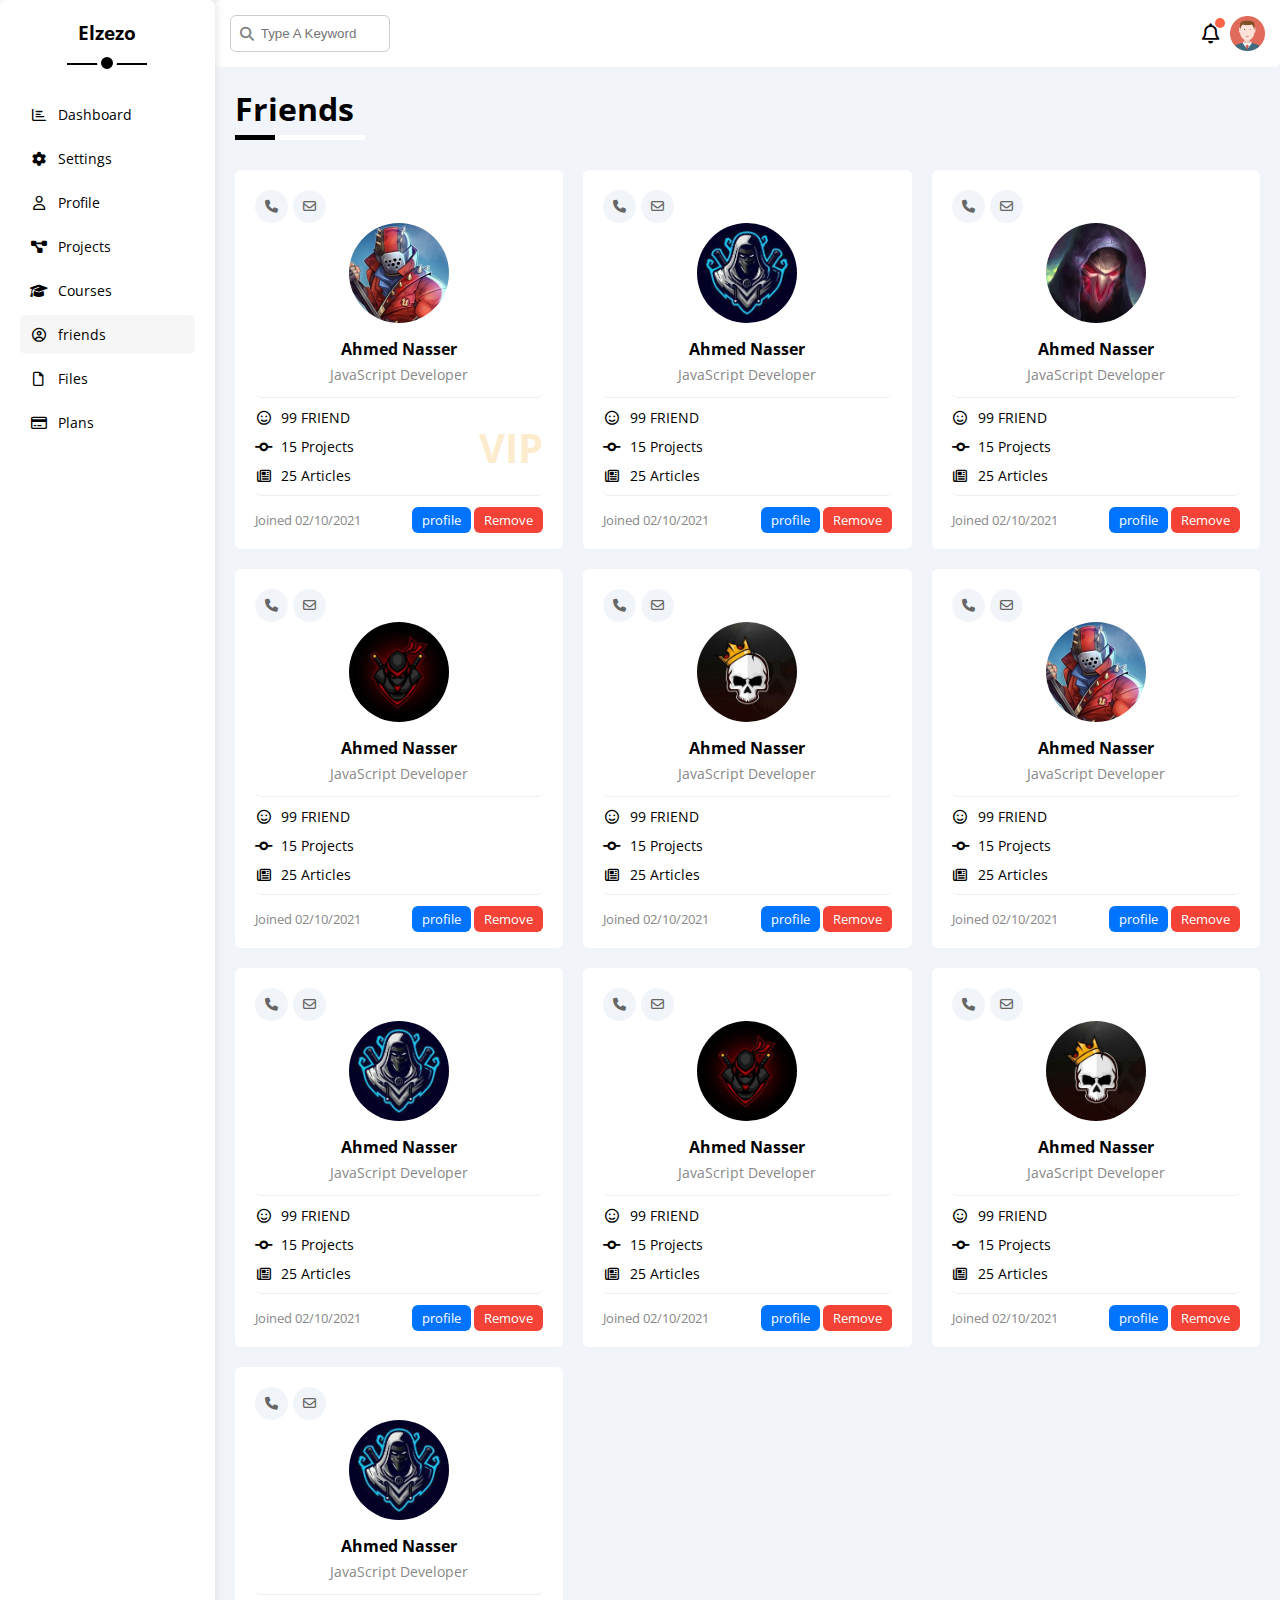
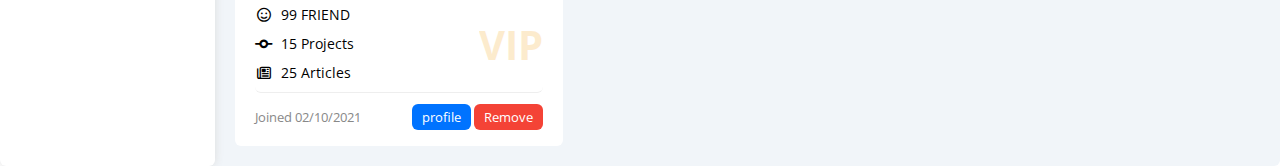
<file: friends.html>
<!DOCTYPE html>
<html lang="en">

<head>
    <meta charset="UTF-8">
    <meta name="viewport" content="width=device-width, initial-scale=1.0">
    <link rel="stylesheet" href="css/framework.css">
    <link rel="stylesheet" href="css/style.css">
    <link rel="stylesheet" href="css/all.min.css">
    <link rel="preconnect" href="https://fonts.googleapis.com">
    <link rel="preconnect" href="https://fonts.gstatic.com" crossorigin>
    <link href="https://fonts.googleapis.com/css2?family=Open+Sans:wght@400;700&display=swap" rel="stylesheet">
    <title>Friends</title>
</head>

<body>
    <div class="page d-flex">
        <div class="sidebar bg-white p-20 p-relative">
            <h3 class="text-c mt-0 p-relative">Elzezo</h3>
            <ul>
                <li>
                    <a class=" p-relative rad-6 fs-14 d-flex align-center c-black p-10 " href="index.html">
                        <i class="fa-regular fa-chart-bar fa-fw"></i>
                        <span>Dashboard</span>
                    </a>
                </li>
                <li>
                    <a class=" p-relative rad-6 fs-14 d-flex  align-center c-black p-10 " href="settings.html">
                        <i class="fa-solid fa-gear fa-fw"></i>
                        <span>Settings</span>
                    </a>
                </li>
                <li>
                    <a class=" p-relative rad-6 fs-14 d-flex align-center c-black p-10 " href="profile.html">
                        <i class="fa-regular fa-user fa-fw"></i>
                        <span>Profile</span>
                    </a>
                </li>
                <li>
                    <a class=" p-relative rad-6 fs-14 d-flex align-center c-black p-10 " href="projects.html">
                        <i class="fa-solid fa-diagram-project fa-fw"></i>
                        <span>Projects</span>
                    </a>
                </li>
                <li>
                    <a class=" p-relative rad-6 fs-14 d-flex align-center c-black p-10 " href="courses.html">
                        <i class="fa-solid fa-graduation-cap fa-fw"></i>
                        <span>Courses</span>
                    </a>
                </li>
                <li>
                    <a class=" p-relative rad-6 fs-14 d-flex align-center c-black p-10 active" href="friends.html">
                        <i class="fa-regular fa-circle-user fa-fw"></i>
                        <span>friends</span>
                    </a>
                </li>
                <li>
                    <a class=" p-relative rad-6 fs-14 d-flex align-center c-black p-10 " href="files.html">
                        <i class="fa-regular fa-file fa-fw"></i>
                        <span>Files</span>
                    </a>
                </li>
                <li>
                    <a class=" p-relative rad-6 fs-14 d-flex align-center c-black p-10 " href="plans.html">
                        <i class="fa-regular fa-credit-card fa-fw"></i>
                        <span>Plans</span>
                    </a>
                </li>
            </ul>
        </div>
        <div class="content w-full">
            <!-- start head -->
            <div class="head flex-between bg-white p-15 ">
                <div class="search p-relative">
                    <input class="p-10 rad-6" type="search" placeholder="Type A Keyword">
                </div>
                <div class="icons d-flex align-center">
                    <span class="notification p-relative">
                        <i class="fa-regular fa-bell fa-lg"></i>
                    </span>
                    <img src="images/avatar.png" alt="">
                </div>
            </div>
            <!-- end head -->
            <h1 class="p-relative m-20">Friends</h1>
                <!-- start content -->
            <div class="friends-page">
                <div class="friend p-relative vip">
                    <!-- ______________________________________________________ -->
                    <div class="first">
                        <div class="contact">
                            <i class="fa-solid fa-phone "></i>
                            <i class="fa-regular fa-envelope "></i>
                        </div>
                        <img src="images/friend-01.jpg" alt="">
                        <h4>Ahmed Nasser</h4>
                        <p>JavaScript Developer</p>
                    </div>

                    <div class="second">
                        <div>
                            <i class="fa-regular fa-face-smile fa-fw"></i>
                            <span>99 FRIEND</span>
                        </div>
                        <div>
                            <i class="fa-solid fa-code-commit fa-fw"></i>
                            <span>15 Projects</span>
                        </div>
                        <div>
                            <i class="fa-regular fa-newspaper fa-fw"></i>
                            <span>25 Articles</span>
                        </div>
                    </div>

                    <div class="third flex-between">
                        <span>Joined 02/10/2021</span>
                        <div>
                            <div>
                                <a href="#" class="btn-shape bg-dblue c-white">profile</a>
                                <a href="#" class="btn-shape bg-red c-white">Remove</a>
                            </div>
                            <div ></div>
                        </div>
                    </div>
                    <!-- ______________________________________________________ -->
                </div>
                <div class="friend p-relative">
                    <!-- ______________________________________________________ -->
                    <div class="first">
                        <div class="contact">
                            <i class="fa-solid fa-phone "></i>
                            <i class="fa-regular fa-envelope "></i>
                        </div>
                        <img src="images/friend-02.jpg" alt="">
                        <h4>Ahmed Nasser</h4>
                        <p>JavaScript Developer</p>
                    </div>

                    <div class="second">
                        <div>
                            <i class="fa-regular fa-face-smile fa-fw"></i>
                            <span>99 FRIEND</span>
                        </div>
                        <div>
                            <i class="fa-solid fa-code-commit fa-fw"></i>
                            <span>15 Projects</span>
                        </div>
                        <div>
                            <i class="fa-regular fa-newspaper fa-fw"></i>
                            <span>25 Articles</span>
                        </div>
                    </div>

                    <div class="third flex-between">
                        <span>Joined 02/10/2021</span>
                        <div>
                            <div>
                                <a href="#" class="btn-shape bg-dblue c-white">profile</a>
                                <a href="#" class="btn-shape bg-red c-white">Remove</a>
                            </div>
                            <div ></div>
                        </div>
                    </div>
                    <!-- ______________________________________________________ -->
                </div>
                <div class="friend p-relative">
                    <!-- ______________________________________________________ -->
                    <div class="first">
                        <div class="contact">
                            <i class="fa-solid fa-phone "></i>
                            <i class="fa-regular fa-envelope "></i>
                        </div>
                        <img src="images/friend-03.jpg" alt="">
                        <h4>Ahmed Nasser</h4>
                        <p>JavaScript Developer</p>
                    </div>

                    <div class="second">
                        <div>
                            <i class="fa-regular fa-face-smile fa-fw"></i>
                            <span>99 FRIEND</span>
                        </div>
                        <div>
                            <i class="fa-solid fa-code-commit fa-fw"></i>
                            <span>15 Projects</span>
                        </div>
                        <div>
                            <i class="fa-regular fa-newspaper fa-fw"></i>
                            <span>25 Articles</span>
                        </div>
                    </div>

                    <div class="third flex-between">
                        <span>Joined 02/10/2021</span>
                        <div>
                            <div>
                                <a href="#" class="btn-shape bg-dblue c-white">profile</a>
                                <a href="#" class="btn-shape bg-red c-white">Remove</a>
                            </div>
                            <div ></div>
                        </div>
                    </div>
                    <!-- ______________________________________________________ -->
                </div>
                <div class="friend p-relative">
                    <!-- ______________________________________________________ -->
                    <div class="first">
                        <div class="contact">
                            <i class="fa-solid fa-phone "></i>
                            <i class="fa-regular fa-envelope "></i>
                        </div>
                        <img src="images/friend-04.jpg" alt="">
                        <h4>Ahmed Nasser</h4>
                        <p>JavaScript Developer</p>
                    </div>

                    <div class="second">
                        <div>
                            <i class="fa-regular fa-face-smile fa-fw"></i>
                            <span>99 FRIEND</span>
                        </div>
                        <div>
                            <i class="fa-solid fa-code-commit fa-fw"></i>
                            <span>15 Projects</span>
                        </div>
                        <div>
                            <i class="fa-regular fa-newspaper fa-fw"></i>
                            <span>25 Articles</span>
                        </div>
                    </div>

                    <div class="third flex-between">
                        <span>Joined 02/10/2021</span>
                        <div>
                            <div>
                                <a href="#" class="btn-shape bg-dblue c-white">profile</a>
                                <a href="#" class="btn-shape bg-red c-white">Remove</a>
                            </div>
                            <div ></div>
                        </div>
                    </div>
                    <!-- ______________________________________________________ -->
                </div>
                <div class="friend p-relative">
                    <!-- ______________________________________________________ -->
                    <div class="first">
                        <div class="contact">
                            <i class="fa-solid fa-phone "></i>
                            <i class="fa-regular fa-envelope "></i>
                        </div>
                        <img src="images/friend-05.jpg" alt="">
                        <h4>Ahmed Nasser</h4>
                        <p>JavaScript Developer</p>
                    </div>

                    <div class="second">
                        <div>
                            <i class="fa-regular fa-face-smile fa-fw"></i>
                            <span>99 FRIEND</span>
                        </div>
                        <div>
                            <i class="fa-solid fa-code-commit fa-fw"></i>
                            <span>15 Projects</span>
                        </div>
                        <div>
                            <i class="fa-regular fa-newspaper fa-fw"></i>
                            <span>25 Articles</span>
                        </div>
                    </div>

                    <div class="third flex-between">
                        <span>Joined 02/10/2021</span>
                        <div>
                            <div>
                                <a href="#" class="btn-shape bg-dblue c-white">profile</a>
                                <a href="#" class="btn-shape bg-red c-white">Remove</a>
                            </div>
                            <div ></div>
                        </div>
                    </div>
                    <!-- ______________________________________________________ -->
                </div>
                <div class="friend p-relative">
                    <!-- ______________________________________________________ -->
                    <div class="first">
                        <div class="contact">
                            <i class="fa-solid fa-phone "></i>
                            <i class="fa-regular fa-envelope "></i>
                        </div>
                        <img src="images/friend-01.jpg" alt="">
                        <h4>Ahmed Nasser</h4>
                        <p>JavaScript Developer</p>
                    </div>

                    <div class="second">
                        <div>
                            <i class="fa-regular fa-face-smile fa-fw"></i>
                            <span>99 FRIEND</span>
                        </div>
                        <div>
                            <i class="fa-solid fa-code-commit fa-fw"></i>
                            <span>15 Projects</span>
                        </div>
                        <div>
                            <i class="fa-regular fa-newspaper fa-fw"></i>
                            <span>25 Articles</span>
                        </div>
                    </div>

                    <div class="third flex-between">
                        <span>Joined 02/10/2021</span>
                        <div>
                            <div>
                                <a href="#" class="btn-shape bg-dblue c-white">profile</a>
                                <a href="#" class="btn-shape bg-red c-white">Remove</a>
                            </div>
                            <div ></div>
                        </div>
                    </div>
                    <!-- ______________________________________________________ -->
                </div>
                <div class="friend p-relative">
                    <!-- ______________________________________________________ -->
                    <div class="first">
                        <div class="contact">
                            <i class="fa-solid fa-phone "></i>
                            <i class="fa-regular fa-envelope "></i>
                        </div>
                        <img src="images/friend-02.jpg" alt="">
                        <h4>Ahmed Nasser</h4>
                        <p>JavaScript Developer</p>
                    </div>

                    <div class="second">
                        <div>
                            <i class="fa-regular fa-face-smile fa-fw"></i>
                            <span>99 FRIEND</span>
                        </div>
                        <div>
                            <i class="fa-solid fa-code-commit fa-fw"></i>
                            <span>15 Projects</span>
                        </div>
                        <div>
                            <i class="fa-regular fa-newspaper fa-fw"></i>
                            <span>25 Articles</span>
                        </div>
                    </div>

                    <div class="third flex-between">
                        <span>Joined 02/10/2021</span>
                        <div>
                            <div>
                                <a href="#" class="btn-shape bg-dblue c-white">profile</a>
                                <a href="#" class="btn-shape bg-red c-white">Remove</a>
                            </div>
                            <div ></div>
                        </div>
                    </div>
                    <!-- ______________________________________________________ -->
                </div>
                <div class="friend p-relative">
                    <!-- ______________________________________________________ -->
                    <div class="first">
                        <div class="contact">
                            <i class="fa-solid fa-phone "></i>
                            <i class="fa-regular fa-envelope "></i>
                        </div>
                        <img src="images/friend-04.jpg" alt="">
                        <h4>Ahmed Nasser</h4>
                        <p>JavaScript Developer</p>
                    </div>

                    <div class="second">
                        <div>
                            <i class="fa-regular fa-face-smile fa-fw"></i>
                            <span>99 FRIEND</span>
                        </div>
                        <div>
                            <i class="fa-solid fa-code-commit fa-fw"></i>
                            <span>15 Projects</span>
                        </div>
                        <div>
                            <i class="fa-regular fa-newspaper fa-fw"></i>
                            <span>25 Articles</span>
                        </div>
                    </div>

                    <div class="third flex-between">
                        <span>Joined 02/10/2021</span>
                        <div>
                            <div>
                                <a href="#" class="btn-shape bg-dblue c-white">profile</a>
                                <a href="#" class="btn-shape bg-red c-white">Remove</a>
                            </div>
                            <div ></div>
                        </div>
                    </div>
                    <!-- ______________________________________________________ -->
                </div>
                <div class="friend p-relative">
                    <!-- ______________________________________________________ -->
                    <div class="first">
                        <div class="contact">
                            <i class="fa-solid fa-phone "></i>
                            <i class="fa-regular fa-envelope "></i>
                        </div>
                        <img src="images/friend-05.jpg" alt="">
                        <h4>Ahmed Nasser</h4>
                        <p>JavaScript Developer</p>
                    </div>

                    <div class="second">
                        <div>
                            <i class="fa-regular fa-face-smile fa-fw"></i>
                            <span>99 FRIEND</span>
                        </div>
                        <div>
                            <i class="fa-solid fa-code-commit fa-fw"></i>
                            <span>15 Projects</span>
                        </div>
                        <div>
                            <i class="fa-regular fa-newspaper fa-fw"></i>
                            <span>25 Articles</span>
                        </div>
                    </div>

                    <div class="third flex-between">
                        <span>Joined 02/10/2021</span>
                        <div>
                            <div>
                                <a href="#" class="btn-shape bg-dblue c-white">profile</a>
                                <a href="#" class="btn-shape bg-red c-white">Remove</a>
                            </div>
                            <div ></div>
                        </div>
                    </div>
                    <!-- ______________________________________________________ -->
                </div>
                <div class="friend p-relative vip">
                    <!-- ______________________________________________________ -->
                    <div class="first">
                        <div class="contact">
                            <i class="fa-solid fa-phone "></i>
                            <i class="fa-regular fa-envelope "></i>
                        </div>
                        <img src="images/friend-02.jpg" alt="">
                        <h4>Ahmed Nasser</h4>
                        <p>JavaScript Developer</p>
                    </div>

                    <div class="second">
                        <div>
                            <i class="fa-regular fa-face-smile fa-fw"></i>
                            <span>99 FRIEND</span>
                        </div>
                        <div>
                            <i class="fa-solid fa-code-commit fa-fw"></i>
                            <span>15 Projects</span>
                        </div>
                        <div>
                            <i class="fa-regular fa-newspaper fa-fw"></i>
                            <span>25 Articles</span>
                        </div>
                    </div>

                    <div class="third flex-between">
                        <span>Joined 02/10/2021</span>
                        <div>
                            <div>
                                <a href="#" class="btn-shape bg-dblue c-white">profile</a>
                                <a href="#" class="btn-shape bg-red c-white">Remove</a>
                            </div>
                            <div ></div>
                        </div>
                    </div>
                    <!-- ______________________________________________________ -->
                </div>
            </div>
            <!-- end content -->
        </div>
    </div>
    </div>
</body>

</html>
</file>
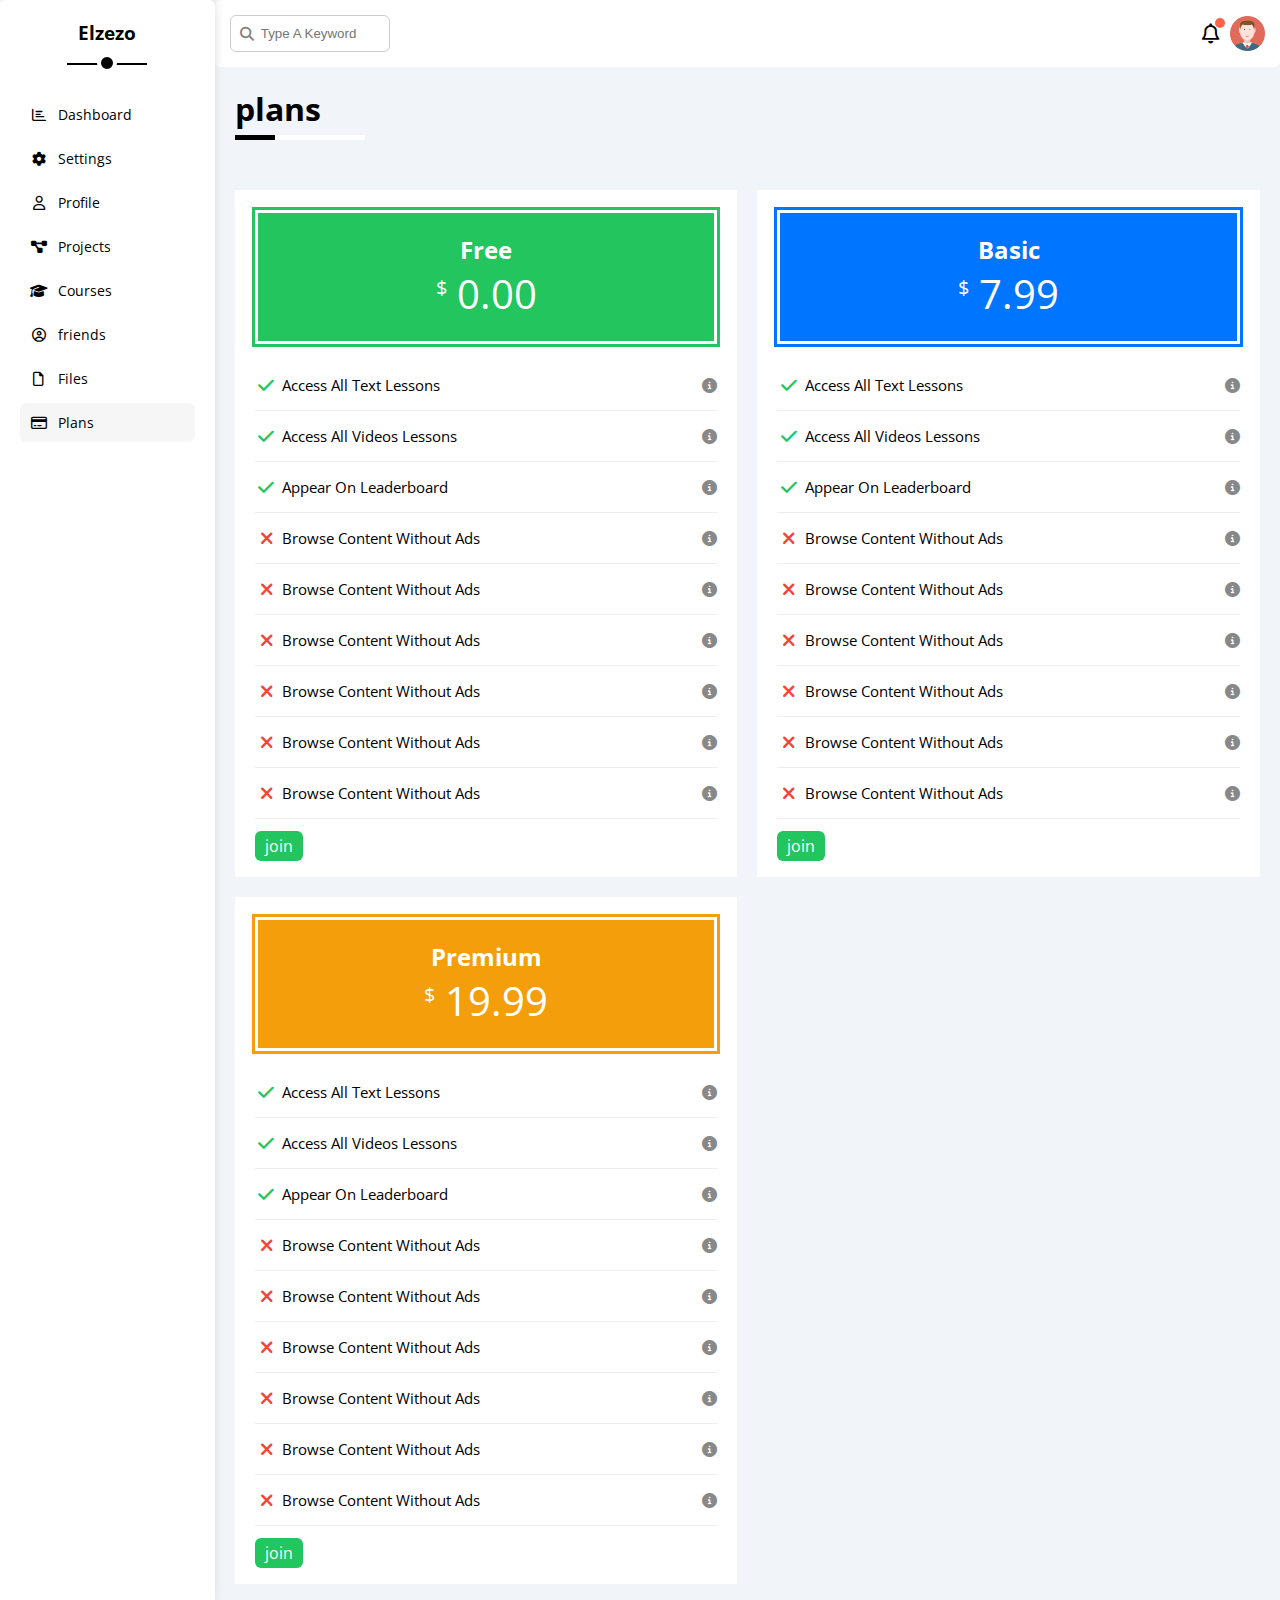
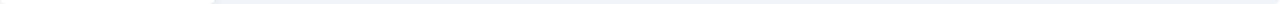
<file: Plans.html>
<!DOCTYPE html>
<html lang="en">

<head>
    <meta charset="UTF-8">
    <meta name="viewport" content="width=device-width, initial-scale=1.0">
    <link rel="stylesheet" href="css/framework.css">
    <link rel="stylesheet" href="css/style.css">
    <link rel="stylesheet" href="css/all.min.css">
    <link rel="preconnect" href="https://fonts.googleapis.com">
    <link rel="preconnect" href="https://fonts.gstatic.com" crossorigin>
    <link href="https://fonts.googleapis.com/css2?family=Open+Sans:wght@400;700&display=swap" rel="stylesheet">
    <title>Friends</title>
</head>

<body>
    <div class="page d-flex">

        <div class="sidebar bg-white p-20 p-relative">
            <h3 class="text-c mt-0 p-relative">Elzezo</h3>
            <ul>
                <li>
                    <a class=" p-relative rad-6 fs-14 d-flex align-center c-black p-10 " href="index.html">
                        <i class="fa-regular fa-chart-bar fa-fw"></i>
                        <span>Dashboard</span>
                    </a>
                </li>
                <li>
                    <a class=" p-relative rad-6 fs-14 d-flex  align-center c-black p-10 " href="settings.html">
                        <i class="fa-solid fa-gear fa-fw"></i>
                        <span>Settings</span>
                    </a>
                </li>
                <li>
                    <a class=" p-relative rad-6 fs-14 d-flex align-center c-black p-10 " href="profile.html">
                        <i class="fa-regular fa-user fa-fw"></i>
                        <span>Profile</span>
                    </a>
                </li>
                <li>
                    <a class=" p-relative rad-6 fs-14 d-flex align-center c-black p-10 " href="projects.html">
                        <i class="fa-solid fa-diagram-project fa-fw"></i>
                        <span>Projects</span>
                    </a>
                </li>
                <li>
                    <a class=" p-relative rad-6 fs-14 d-flex align-center c-black p-10 " href="courses.html">
                        <i class="fa-solid fa-graduation-cap fa-fw"></i>
                        <span>Courses</span>
                    </a>
                </li>
                <li>
                    <a class=" p-relative rad-6 fs-14 d-flex align-center c-black p-10 " href="friends.html">
                        <i class="fa-regular fa-circle-user fa-fw"></i>
                        <span>friends</span>
                    </a>
                </li>
                <li>
                    <a class=" p-relative rad-6 fs-14 d-flex align-center c-black p-10 " href="files.html">
                        <i class="fa-regular fa-file fa-fw"></i>
                        <span>Files</span>
                    </a>
                </li>
                <li>
                    <a class=" p-relative rad-6 fs-14 d-flex align-center c-black p-10 active" href="plans.html">
                        <i class="fa-regular fa-credit-card fa-fw"></i>
                        <span>Plans</span>
                    </a>
                </li>
            </ul>
        </div>

        <div class="content w-full">

            <!-- start head -->
            <div class="head flex-between bg-white p-15 ">
                <div class="search p-relative">
                    <input class="p-10 rad-6" type="search" placeholder="Type A Keyword">
                </div>
                <div class="icons d-flex align-center">
                    <span class="notification p-relative">
                        <i class="fa-regular fa-bell fa-lg"></i>
                    </span>
                    <img src="images/avatar.png" alt="">
                </div>
            </div>
            <!-- end head -->
            
            <h1 class="p-relative m-20">plans</h1>

                <!-- start content -->
   
            <div class="plans">
                <div class="plan">
                    <div class="top">
                        <h2>Free</h2>
                        <p> <sup>$</sup> 0.00</p>
                    </div>
                    <ul>
                        <li>
                            <i class="fa-solid fa-check fa-fw yes true"></i>
                            <span>Access All Text Lessons</span>
                            <i class="fa-solid fa-circle-info help "></i>
                        
                        </li>
                        <li>
                            <i class="fa-solid fa-check fa-fw yes true"></i>
                            <span>Access All Videos  Lessons</span>
                            <i class="fa-solid fa-circle-info help "></i>
                        
                        </li>
                        <li>
                            <i class="fa-solid fa-check fa-fw yes true"></i>
                            <span>Appear On Leaderboard</span>
                            <i class="fa-solid fa-circle-info help "></i>
                        
                        </li>
                        <li>
                            <i class="fa-solid fa-xmark fa-fw false"></i>
                            <span>Browse Content Without Ads</span>
                            <i class="fa-solid fa-circle-info help "></i>
                        
                        </li>
                        <li>
                            <i class="fa-solid fa-xmark fa-fw false"></i>
                            <span>Browse Content Without Ads</span>
                            <i class="fa-solid fa-circle-info help "></i>
                        
                        </li>
                        <li>
                            <i class="fa-solid fa-xmark fa-fw false"></i>
                            <span>Browse Content Without Ads</span>
                            <i class="fa-solid fa-circle-info help "></i>
                        
                        </li>
                        <li>
                            <i class="fa-solid fa-xmark fa-fw false"></i>
                            <span>Browse Content Without Ads</span>
                            <i class="fa-solid fa-circle-info help "></i>
                        
                        </li>
                        <li>
                            <i class="fa-solid fa-xmark fa-fw false"></i>
                            <span>Browse Content Without Ads</span>
                            <i class="fa-solid fa-circle-info help "></i>
                        
                        </li>
                        <li>
                            <i class="fa-solid fa-xmark fa-fw false"></i>
                            <span>Browse Content Without Ads</span>
                            <i class="fa-solid fa-circle-info help "></i>
                        
                        </li>
                    </ul>
                    <a href="#">join</a>
                </div>
                <div class="plan">
                    <div class="top">
                        <h2>Basic</h2>
                        <p> <sup>$</sup> 7.99</p>
                    </div>
                    <ul>
                        <li>
                            <i class="fa-solid fa-check fa-fw yes true"></i>
                            <span>Access All Text Lessons</span>
                            <i class="fa-solid fa-circle-info help "></i>
                        
                        </li>
                        <li>
                            <i class="fa-solid fa-check fa-fw yes true"></i>
                            <span>Access All Videos  Lessons</span>
                            <i class="fa-solid fa-circle-info help "></i>
                        
                        </li>
                        <li>
                            <i class="fa-solid fa-check fa-fw yes true"></i>
                            <span>Appear On Leaderboard</span>
                            <i class="fa-solid fa-circle-info help "></i>
                        
                        </li>
                        <li>
                            <i class="fa-solid fa-xmark fa-fw false"></i>
                            <span>Browse Content Without Ads</span>
                            <i class="fa-solid fa-circle-info help "></i>
                        
                        </li>
                        <li>
                            <i class="fa-solid fa-xmark fa-fw false"></i>
                            <span>Browse Content Without Ads</span>
                            <i class="fa-solid fa-circle-info help "></i>
                        
                        </li>
                        <li>
                            <i class="fa-solid fa-xmark fa-fw false"></i>
                            <span>Browse Content Without Ads</span>
                            <i class="fa-solid fa-circle-info help "></i>
                        
                        </li>
                        <li>
                            <i class="fa-solid fa-xmark fa-fw false"></i>
                            <span>Browse Content Without Ads</span>
                            <i class="fa-solid fa-circle-info help "></i>
                        
                        </li>
                        <li>
                            <i class="fa-solid fa-xmark fa-fw false"></i>
                            <span>Browse Content Without Ads</span>
                            <i class="fa-solid fa-circle-info help "></i>
                        
                        </li>
                        <li>
                            <i class="fa-solid fa-xmark fa-fw false"></i>
                            <span>Browse Content Without Ads</span>
                            <i class="fa-solid fa-circle-info help "></i>
                        
                        </li>
                    </ul>
                    <a href="#">join</a>
                </div>
                <div class="plan">
                    <div class="top">
                        <h2>Premium</h2>
                        <p> <sup>$</sup> 19.99</p>
                    </div>
                    <ul>
                        <li>
                            <i class="fa-solid fa-check fa-fw yes true"></i>
                            <span>Access All Text Lessons</span>
                            <i class="fa-solid fa-circle-info help "></i>
                        
                        </li>
                        <li>
                            <i class="fa-solid fa-check fa-fw yes true"></i>
                            <span>Access All Videos  Lessons</span>
                            <i class="fa-solid fa-circle-info help "></i>
                        
                        </li>
                        <li>
                            <i class="fa-solid fa-check fa-fw yes true"></i>
                            <span>Appear On Leaderboard</span>
                            <i class="fa-solid fa-circle-info help "></i>
                        
                        </li>
                        <li>
                            <i class="fa-solid fa-xmark fa-fw false"></i>
                            <span>Browse Content Without Ads</span>
                            <i class="fa-solid fa-circle-info help "></i>
                        
                        </li>
                        <li>
                            <i class="fa-solid fa-xmark fa-fw false"></i>
                            <span>Browse Content Without Ads</span>
                            <i class="fa-solid fa-circle-info help "></i>
                        
                        </li>
                        <li>
                            <i class="fa-solid fa-xmark fa-fw false"></i>
                            <span>Browse Content Without Ads</span>
                            <i class="fa-solid fa-circle-info help "></i>
                        
                        </li>
                        <li>
                            <i class="fa-solid fa-xmark fa-fw false"></i>
                            <span>Browse Content Without Ads</span>
                            <i class="fa-solid fa-circle-info help "></i>
                        
                        </li>
                        <li>
                            <i class="fa-solid fa-xmark fa-fw false"></i>
                            <span>Browse Content Without Ads</span>
                            <i class="fa-solid fa-circle-info help "></i>
                        
                        </li>
                        <li>
                            <i class="fa-solid fa-xmark fa-fw false"></i>
                            <span>Browse Content Without Ads</span>
                            <i class="fa-solid fa-circle-info help "></i>
                        
                        </li>
                    </ul>
                    <a href="#">join</a>
                </div>
            </div>

            <!-- end content -->
        </div>
    </div>
    </div>
</body>

</html>
</file>
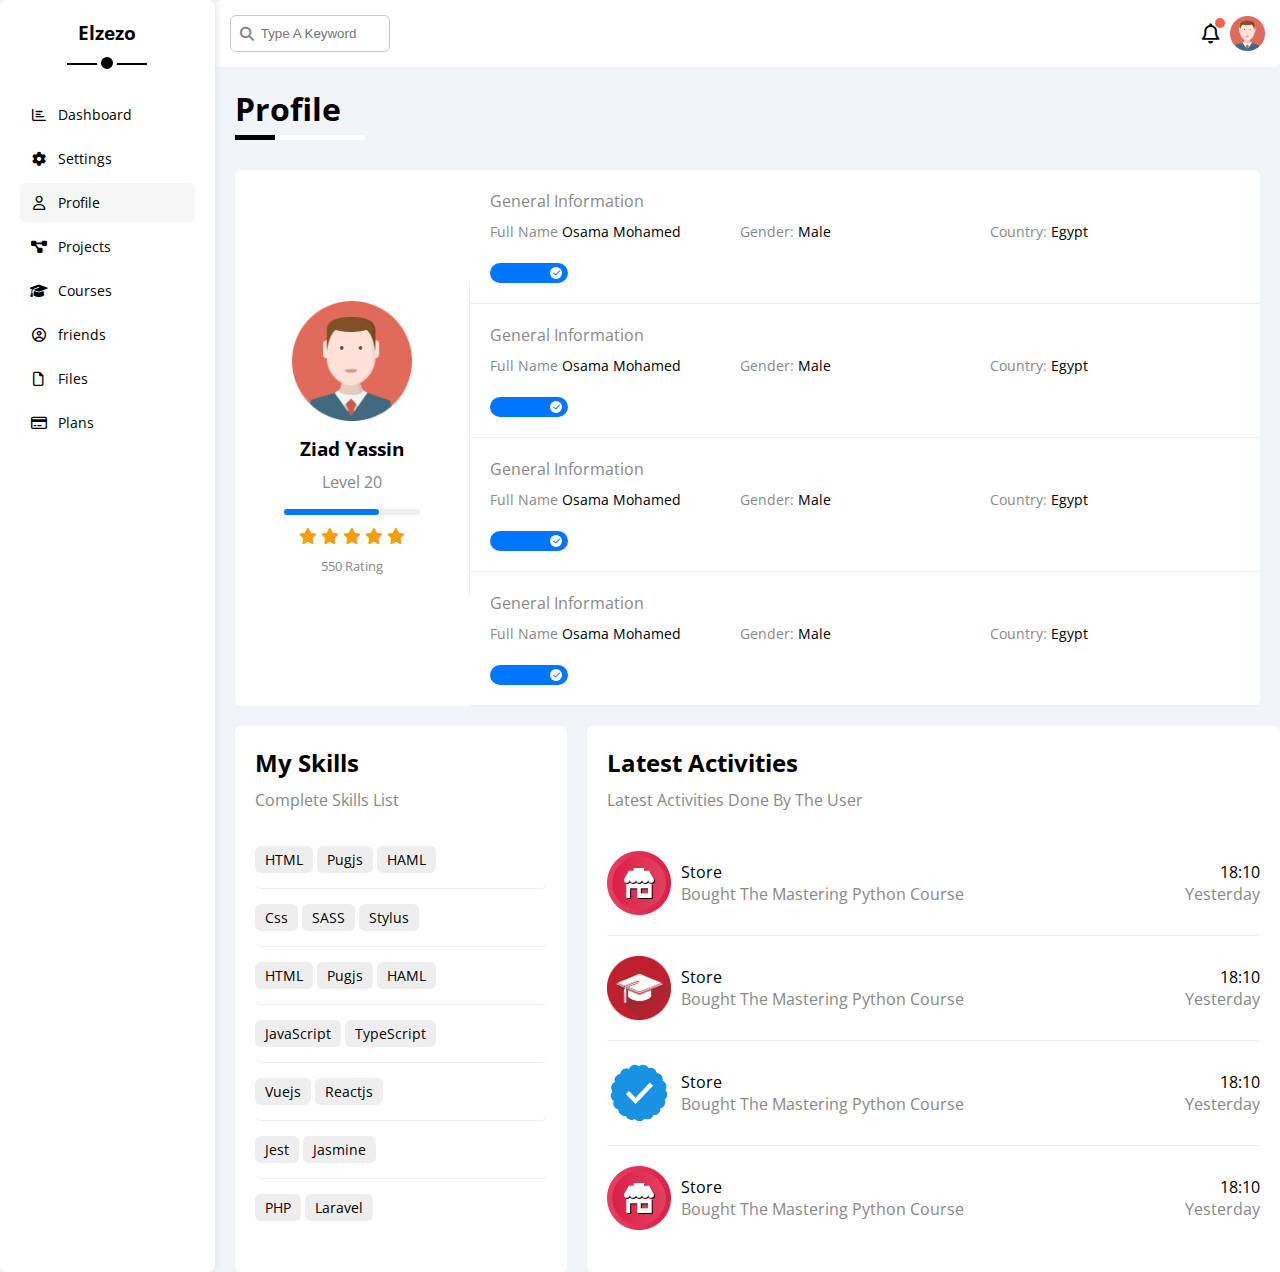
<file: profile.html>
<!DOCTYPE html>
<html lang="en">

<head>
    <meta charset="UTF-8">
    <meta name="viewport" content="width=device-width, initial-scale=1.0">
    <link rel="stylesheet" href="css/framework.css">
    <link rel="stylesheet" href="css/style.css">
    <link rel="stylesheet" href="css/all.min.css">
    <link rel="preconnect" href="https://fonts.googleapis.com">
    <link rel="preconnect" href="https://fonts.gstatic.com" crossorigin>
    <link href="https://fonts.googleapis.com/css2?family=Open+Sans:wght@400;700&display=swap" rel="stylesheet">
    <title>Settings</title>
</head>

<body>
    <div class="page d-flex">
        <div class="sidebar bg-white p-20 p-relative">
            <h3 class="text-c mt-0 p-relative">Elzezo</h3>
            <ul>
                <li>
                    <a class=" p-relative rad-6 fs-14 d-flex align-center c-black p-10 " href="index.html">
                        <i class="fa-regular fa-chart-bar fa-fw"></i>
                        <span>Dashboard</span>
                    </a>
                </li>
                <li>
                    <a class=" p-relative rad-6 fs-14 d-flex  align-center c-black p-10 " href="settings.html">
                        <i class="fa-solid fa-gear fa-fw"></i>
                        <span>Settings</span>
                    </a>
                </li>
                <li>
                    <a class="active p-relative rad-6 fs-14 d-flex align-center c-black p-10 " href="profile.html">
                        <i class="fa-regular fa-user fa-fw"></i>
                        <span>Profile</span>
                    </a>
                </li>
                <li>
                    <a class=" p-relative rad-6 fs-14 d-flex align-center c-black p-10 " href="projects.html">
                        <i class="fa-solid fa-diagram-project fa-fw"></i>
                        <span>Projects</span>
                    </a>
                </li>
                <li>
                    <a class=" p-relative rad-6 fs-14 d-flex align-center c-black p-10 " href="courses.html">
                        <i class="fa-solid fa-graduation-cap fa-fw"></i>
                        <span>Courses</span>
                    </a>
                </li>
                <li>
                    <a class=" p-relative rad-6 fs-14 d-flex align-center c-black p-10 " href="friends.html">
                        <i class="fa-regular fa-circle-user fa-fw"></i>
                        <span>friends</span>
                    </a>
                </li>
                <li>
                    <a class=" p-relative rad-6 fs-14 d-flex align-center c-black p-10 " href="files.html">
                        <i class="fa-regular fa-file fa-fw"></i>
                        <span>Files</span>
                    </a>
                </li>
                <li>
                    <a class=" p-relative rad-6 fs-14 d-flex align-center c-black p-10 " href="plans.html">
                        <i class="fa-regular fa-credit-card fa-fw"></i>
                        <span>Plans</span>
                    </a>
                </li>
            </ul>
        </div>
        <div class="content w-full">
            <!-- start head -->
            <div class="head flex-between bg-white p-15 ">
                <div class="search p-relative">
                    <input class="p-10 rad-6" type="search" placeholder="Type A Keyword">
                </div>
                <div class="icons d-flex align-center">
                    <span class="notification p-relative">
                        <i class="fa-regular fa-bell fa-lg"></i>
                    </span>
                    <img src="images/avatar.png" alt="">
                </div>
            </div>
            <!-- end head -->
            <h1 class="p-relative m-20">Profile</h1>
            <div class="profile-page">
                <!-- start overview widget -->
                <div class="overview bg-white ">
                    <div class="avatar">
                        <img src="images/avatar.png" alt="">
                        <h3 class="m-h2">Ziad Yassin</h3>
                        <p>Level 20 </p>
                        <div class="progres"> </div>
                        <div class="stars">
                            <i class=" fa-solid fa-star c-orange fs-13 c-orange"></i>
                            <i class=" fa-solid fa-star c-orange fs-13 c-orange"></i>
                            <i class=" fa-solid fa-star c-orange fs-13 c-orange"></i>
                            <i class=" fa-solid fa-star c-orange fs-13 c-orange"></i>
                            <i class=" fa-solid fa-star c-orange fs-13 c-orange"></i>
                        </div>
                        <p>550 Rating </p>
                    </div>
                    <div class="boxs">
                        <div class="box">
                            <p>General Information</p>
                            <div class="info">
                                <div> <span class="one">Full Name</span> <span class="two">Osama Mohamed</span> </div>
                                <div> <span class="one">Gender:</span> <span class="two">Male</span> </div>
                                <div> <span class="one"> Country:</span> <span class="two">Egypt</span> </div>
                            </div>
                            <label>
                                <input class="toggle-checkbox" type="checkbox" checked>
                                <div class="toggle-switch"></div>
                            </label>
                        </div>
                        <div class="box">
                            <p>General Information</p>
                            <div class="info">
                                <div> <span class="one">Full Name</span> <span class="two">Osama Mohamed</span> </div>
                                <div> <span class="one">Gender:</span> <span class="two">Male</span> </div>
                                <div> <span class="one"> Country:</span> <span class="two">Egypt</span> </div>
                            </div>
                            <label>
                                <input class="toggle-checkbox" type="checkbox" checked>
                                <div class="toggle-switch"></div>
                            </label>
                        </div>
                        <div class="box">
                            <p>General Information</p>
                            <div class="info">
                                <div> <span class="one">Full Name</span> <span class="two">Osama Mohamed</span> </div>
                                <div> <span class="one">Gender:</span> <span class="two">Male</span> </div>
                                <div> <span class="one"> Country:</span> <span class="two">Egypt</span> </div>
                            </div>
                            <label>
                                <input class="toggle-checkbox" type="checkbox" checked>
                                <div class="toggle-switch"></div>
                            </label>
                        </div>
                        <div class="box">
                            <p>General Information</p>
                            <div class="info">
                                <div> <span class="one">Full Name</span> <span class="two">Osama Mohamed</span> </div>
                                <div> <span class="one">Gender:</span> <span class="two">Male</span> </div>
                                <div> <span class="one"> Country:</span> <span class="two">Egypt</span> </div>
                            </div>
                            <label>
                                <input class="toggle-checkbox" type="checkbox" checked>
                                <div class="toggle-switch"></div>
                            </label>
                        </div>
                    </div>
                </div>
                <!-- end overview widget -->
                <!-- start other data -->
                <div class="other-data">
                    <div class="myskills bg-white p-20">
                        <h2 class="m-h2">My Skills</h2>
                        <p class="m-p">Complete Skills List</p>
                        <ul>
                            <li>
                                <span class="btn-shape">HTML</span>
                                <span class="btn-shape">Pugjs</span>
                                <span class="btn-shape">HAML</span>
                            </li>
                            <li>
                                <span class="btn-shape">Css</span>
                                <span class="btn-shape">SASS</span>
                                <span class="btn-shape">Stylus</span>
                            </li>
                            <li>
                                <span class="btn-shape">HTML</span>
                                <span class="btn-shape">Pugjs</span>
                                <span class="btn-shape">HAML</span>
                            </li>
                            <li>
                                <span class="btn-shape">JavaScript</span>
                                <span class="btn-shape">TypeScript</span>
                            </li>
                            <li>
                                <span class="btn-shape">Vuejs</span>
                                <span class="btn-shape">Reactjs</span>
                            </li>
                            <li>
                                <span class="btn-shape">Jest</span>
                                <span class="btn-shape">Jasmine</span>
                            </li>
                            <li>
                                <span class="btn-shape">PHP</span>
                                <span class="btn-shape">Laravel</span>
                            </li>
                        </ul>
                    </div>
                    <div class="latest-activities bg-white p-20">
                        <h2 class="m-h2">Latest Activities</h2>
                        <p class="m-p">Latest Activities Done By The User</p>
                        <div class="box">
                            <img src="images/activity-01.png" alt="">
                            <div class="info flex-between">
                                <div class="text-one">
                                    <span class="one">Store</span>
                                    <span class="two">Bought The Mastering Python Course </span>
                                </div>
                                <div class="text-two">
                                    <span class="one">18:10 </span>
                                    <span class="two">Yesterday</span>
                                </div>
                            </div>
                        </div>
                        <div class="box">
                            <img src="images/activity-02.png" alt="">
                            <div class="info flex-between">
                                <div class="text-one">
                                    <span class="one">Store</span>
                                    <span class="two">Bought The Mastering Python Course </span>
                                </div>
                                <div class="text-two">
                                    <span class="one">18:10 </span>
                                    <span class="two">Yesterday</span>
                                </div>
                            </div>
                        </div>
                        <div class="box">
                            <img src="images/activity-03.png" alt="">
                            <div class="info flex-between">
                                <div class="text-one">
                                    <span class="one">Store</span>
                                    <span class="two">Bought The Mastering Python Course </span>
                                </div>
                                <div class="text-two">
                                    <span class="one">18:10 </span>
                                    <span class="two">Yesterday</span>
                                </div>
                            </div>
                        </div>
                        <div class="box">
                            <img src="images/activity-01.png" alt="">
                            <div class="info flex-between">
                                <div class="text-one">
                                    <span class="one">Store</span>
                                    <span class="two">Bought The Mastering Python Course </span>
                                </div>
                                <div class="text-two">
                                    <span class="one">18:10 </span>
                                    <span class="two">Yesterday</span>
                                </div>
                            </div>
                        </div>
                    </div>
                </div>
                <!-- end other data -->
            </div>
        </div>
    </div>

</body>

</html>
</file>
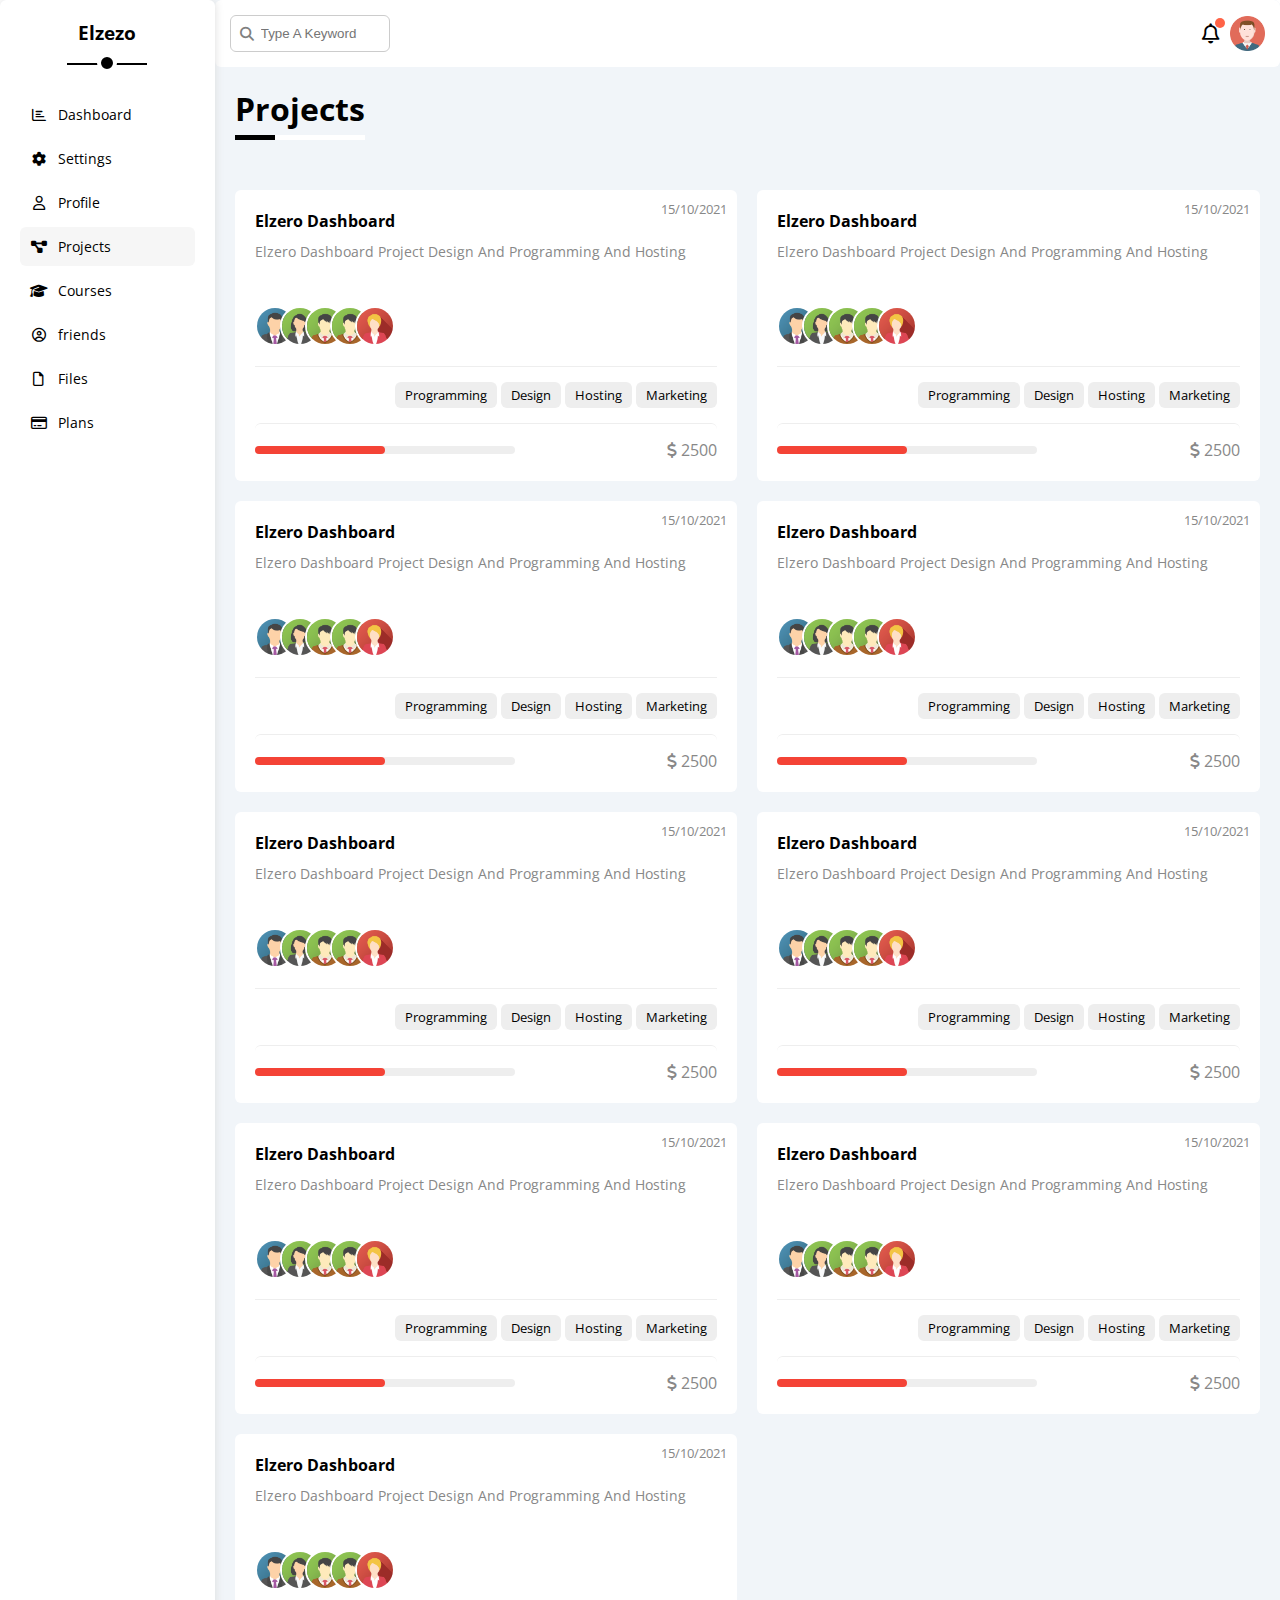
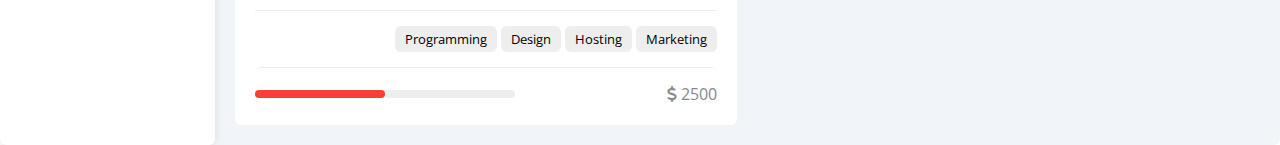
<file: projects.html>
<!DOCTYPE html>
<html lang="en">

<head>
    <meta charset="UTF-8">
    <meta name="viewport" content="width=device-width, initial-scale=1.0">
    <link rel="stylesheet" href="css/framework.css">
    <link rel="stylesheet" href="css/style.css">
    <link rel="stylesheet" href="css/all.min.css">
    <link rel="preconnect" href="https://fonts.googleapis.com">
    <link rel="preconnect" href="https://fonts.gstatic.com" crossorigin>
    <link href="https://fonts.googleapis.com/css2?family=Open+Sans:wght@400;700&display=swap" rel="stylesheet">
    <title>Settings</title>
</head>

<body>
    <div class="page d-flex">
        <div class="sidebar bg-white p-20 p-relative">
            <h3 class="text-c mt-0 p-relative">Elzezo</h3>
            <ul>
                <li>
                    <a class=" p-relative rad-6 fs-14 d-flex align-center c-black p-10 " href="index.html">
                        <i class="fa-regular fa-chart-bar fa-fw"></i>
                        <span>Dashboard</span>
                    </a>
                </li>
                <li>
                    <a class=" p-relative rad-6 fs-14 d-flex  align-center c-black p-10 " href="settings.html">
                        <i class="fa-solid fa-gear fa-fw"></i>
                        <span>Settings</span>
                    </a>
                </li>
                <li>
                    <a class=" p-relative rad-6 fs-14 d-flex align-center c-black p-10 " href="profile.html">
                        <i class="fa-regular fa-user fa-fw"></i>
                        <span>Profile</span>
                    </a>
                </li>
                <li>
                    <a class="active p-relative rad-6 fs-14 d-flex align-center c-black p-10 " href="projects.html">
                        <i class="fa-solid fa-diagram-project fa-fw"></i>
                        <span>Projects</span>
                    </a>
                </li>
                <li>
                    <a class=" p-relative rad-6 fs-14 d-flex align-center c-black p-10 " href="courses.html">
                        <i class="fa-solid fa-graduation-cap fa-fw"></i>
                        <span>Courses</span>
                    </a>
                </li>
                <li>
                    <a class=" p-relative rad-6 fs-14 d-flex align-center c-black p-10 " href="friends.html">
                        <i class="fa-regular fa-circle-user fa-fw"></i>
                        <span>friends</span>
                    </a>
                </li>
                <li>
                    <a class=" p-relative rad-6 fs-14 d-flex align-center c-black p-10 " href="files.html">
                        <i class="fa-regular fa-file fa-fw"></i>
                        <span>Files</span>
                    </a>
                </li>
                <li>
                    <a class=" p-relative rad-6 fs-14 d-flex align-center c-black p-10 " href="plans.html">
                        <i class="fa-regular fa-credit-card fa-fw"></i>
                        <span>Plans</span>
                    </a>
                </li>
            </ul>
        </div>
        <div class="content w-full">
            <!-- start head -->
            <div class="head flex-between bg-white p-15 ">
                <div class="search p-relative">
                    <input class="p-10 rad-6" type="search" placeholder="Type A Keyword">
                </div>
                <div class="icons d-flex align-center">
                    <span class="notification p-relative">
                        <i class="fa-regular fa-bell fa-lg"></i>
                    </span>
                    <img src="images/avatar.png" alt="">
                </div>
            </div>
            <!-- end head -->
            <h1 class="p-relative m-20">Projects</h1>
            <div class="projects-page">
                <div class="project bg-white p-20">
                    <span class="date">15/10/2021</span>
                    <h4 class="m-0 ">Elzero Dashboard </h4>
                    <p class="fs-14">Elzero Dashboard Project Design And Programming And Hosting</p>
                    <div class="images">
                        <a href="#">
                            <img src="images/team-01.png" alt="">
                        </a>
                        <a href="#">
                            <img src="images/team-02.png" alt="">
                        </a>
                        <a href="#">
                            <img src="images/team-03.png" alt="">
                        </a>
                        <a href="#">
                            <img src="images/team-03.png" alt="">
                        </a>
                        <a href="#">
                            <img src="images/team-05.png" alt="">
                        </a>
                    </div>
                    <div class="info">
                        <span class="btn-shape">Programming</span>
                        <span class="btn-shape">Design</span>
                        <span class="btn-shape">Hosting </span>
                        <span class="btn-shape">Marketing</span>
                    </div>
                    <div class="footer flex-between">
                        <div class="prog">
                            <span class="bg-red" style="width: 50%;"></span>
                        </div>
                        <div>
                            <i class="fa-solid fa-dollar-sign"></i>
                            2500
                        </div>
                    </div>
                </div>
                <div class="project bg-white p-20">
                    <span class="date">15/10/2021</span>
                    <h4 class="m-0 ">Elzero Dashboard </h4>
                    <p class="fs-14">Elzero Dashboard Project Design And Programming And Hosting</p>
                    <div class="images">
                        <a href="#">
                            <img src="images/team-01.png" alt="">
                        </a>
                        <a href="#">
                            <img src="images/team-02.png" alt="">
                        </a>
                        <a href="#">
                            <img src="images/team-03.png" alt="">
                        </a>
                        <a href="#">
                            <img src="images/team-03.png" alt="">
                        </a>
                        <a href="#">
                            <img src="images/team-05.png" alt="">
                        </a>
                    </div>
                    <div class="info">
                        <span class="btn-shape">Programming</span>
                        <span class="btn-shape">Design</span>
                        <span class="btn-shape">Hosting </span>
                        <span class="btn-shape">Marketing</span>
                    </div>
                    <div class="footer flex-between">
                        <div class="prog">
                            <span class="bg-red" style="width: 50%;"></span>
                        </div>
                        <div>
                            <i class="fa-solid fa-dollar-sign"></i>
                            2500
                        </div>
                    </div>
                </div>
                <div class="project bg-white p-20">
                    <span class="date">15/10/2021</span>
                    <h4 class="m-0 ">Elzero Dashboard </h4>
                    <p class="fs-14">Elzero Dashboard Project Design And Programming And Hosting</p>
                    <div class="images">
                        <a href="#">
                            <img src="images/team-01.png" alt="">
                        </a>
                        <a href="#">
                            <img src="images/team-02.png" alt="">
                        </a>
                        <a href="#">
                            <img src="images/team-03.png" alt="">
                        </a>
                        <a href="#">
                            <img src="images/team-03.png" alt="">
                        </a>
                        <a href="#">
                            <img src="images/team-05.png" alt="">
                        </a>
                    </div>
                    <div class="info">
                        <span class="btn-shape">Programming</span>
                        <span class="btn-shape">Design</span>
                        <span class="btn-shape">Hosting </span>
                        <span class="btn-shape">Marketing</span>
                    </div>
                    <div class="footer flex-between">
                        <div class="prog">
                            <span class="bg-red" style="width: 50%;"></span>
                        </div>
                        <div>
                            <i class="fa-solid fa-dollar-sign"></i>
                            2500
                        </div>
                    </div>
                </div>
                <div class="project bg-white p-20">
                    <span class="date">15/10/2021</span>
                    <h4 class="m-0 ">Elzero Dashboard </h4>
                    <p class="fs-14">Elzero Dashboard Project Design And Programming And Hosting</p>
                    <div class="images">
                        <a href="#">
                            <img src="images/team-01.png" alt="">
                        </a>
                        <a href="#">
                            <img src="images/team-02.png" alt="">
                        </a>
                        <a href="#">
                            <img src="images/team-03.png" alt="">
                        </a>
                        <a href="#">
                            <img src="images/team-03.png" alt="">
                        </a>
                        <a href="#">
                            <img src="images/team-05.png" alt="">
                        </a>
                    </div>
                    <div class="info">
                        <span class="btn-shape">Programming</span>
                        <span class="btn-shape">Design</span>
                        <span class="btn-shape">Hosting </span>
                        <span class="btn-shape">Marketing</span>
                    </div>
                    <div class="footer flex-between">
                        <div class="prog">
                            <span class="bg-red" style="width: 50%;"></span>
                        </div>
                        <div>
                            <i class="fa-solid fa-dollar-sign"></i>
                            2500
                        </div>
                    </div>
                </div>
                <div class="project bg-white p-20">
                    <span class="date">15/10/2021</span>
                    <h4 class="m-0 ">Elzero Dashboard </h4>
                    <p class="fs-14">Elzero Dashboard Project Design And Programming And Hosting</p>
                    <div class="images">
                        <a href="#">
                            <img src="images/team-01.png" alt="">
                        </a>
                        <a href="#">
                            <img src="images/team-02.png" alt="">
                        </a>
                        <a href="#">
                            <img src="images/team-03.png" alt="">
                        </a>
                        <a href="#">
                            <img src="images/team-03.png" alt="">
                        </a>
                        <a href="#">
                            <img src="images/team-05.png" alt="">
                        </a>
                    </div>
                    <div class="info">
                        <span class="btn-shape">Programming</span>
                        <span class="btn-shape">Design</span>
                        <span class="btn-shape">Hosting </span>
                        <span class="btn-shape">Marketing</span>
                    </div>
                    <div class="footer flex-between">
                        <div class="prog">
                            <span class="bg-red" style="width: 50%;"></span>
                        </div>
                        <div>
                            <i class="fa-solid fa-dollar-sign"></i>
                            2500
                        </div>
                    </div>
                </div>
                <div class="project bg-white p-20">
                    <span class="date">15/10/2021</span>
                    <h4 class="m-0 ">Elzero Dashboard </h4>
                    <p class="fs-14">Elzero Dashboard Project Design And Programming And Hosting</p>
                    <div class="images">
                        <a href="#">
                            <img src="images/team-01.png" alt="">
                        </a>
                        <a href="#">
                            <img src="images/team-02.png" alt="">
                        </a>
                        <a href="#">
                            <img src="images/team-03.png" alt="">
                        </a>
                        <a href="#">
                            <img src="images/team-03.png" alt="">
                        </a>
                        <a href="#">
                            <img src="images/team-05.png" alt="">
                        </a>
                    </div>
                    <div class="info">
                        <span class="btn-shape">Programming</span>
                        <span class="btn-shape">Design</span>
                        <span class="btn-shape">Hosting </span>
                        <span class="btn-shape">Marketing</span>
                    </div>
                    <div class="footer flex-between">
                        <div class="prog">
                            <span class="bg-red" style="width: 50%;"></span>
                        </div>
                        <div>
                            <i class="fa-solid fa-dollar-sign"></i>
                            2500
                        </div>
                    </div>
                </div>
                <div class="project bg-white p-20">
                    <span class="date">15/10/2021</span>
                    <h4 class="m-0 ">Elzero Dashboard </h4>
                    <p class="fs-14">Elzero Dashboard Project Design And Programming And Hosting</p>
                    <div class="images">
                        <a href="#">
                            <img src="images/team-01.png" alt="">
                        </a>
                        <a href="#">
                            <img src="images/team-02.png" alt="">
                        </a>
                        <a href="#">
                            <img src="images/team-03.png" alt="">
                        </a>
                        <a href="#">
                            <img src="images/team-03.png" alt="">
                        </a>
                        <a href="#">
                            <img src="images/team-05.png" alt="">
                        </a>
                    </div>
                    <div class="info">
                        <span class="btn-shape">Programming</span>
                        <span class="btn-shape">Design</span>
                        <span class="btn-shape">Hosting </span>
                        <span class="btn-shape">Marketing</span>
                    </div>
                    <div class="footer flex-between">
                        <div class="prog">
                            <span class="bg-red" style="width: 50%;"></span>
                        </div>
                        <div>
                            <i class="fa-solid fa-dollar-sign"></i>
                            2500
                        </div>
                    </div>
                </div>
                <div class="project bg-white p-20">
                    <span class="date">15/10/2021</span>
                    <h4 class="m-0 ">Elzero Dashboard </h4>
                    <p class="fs-14">Elzero Dashboard Project Design And Programming And Hosting</p>
                    <div class="images">
                        <a href="#">
                            <img src="images/team-01.png" alt="">
                        </a>
                        <a href="#">
                            <img src="images/team-02.png" alt="">
                        </a>
                        <a href="#">
                            <img src="images/team-03.png" alt="">
                        </a>
                        <a href="#">
                            <img src="images/team-03.png" alt="">
                        </a>
                        <a href="#">
                            <img src="images/team-05.png" alt="">
                        </a>
                    </div>
                    <div class="info">
                        <span class="btn-shape">Programming</span>
                        <span class="btn-shape">Design</span>
                        <span class="btn-shape">Hosting </span>
                        <span class="btn-shape">Marketing</span>
                    </div>
                    <div class="footer flex-between">
                        <div class="prog">
                            <span class="bg-red" style="width: 50%;"></span>
                        </div>
                        <div>
                            <i class="fa-solid fa-dollar-sign"></i>
                            2500
                        </div>
                    </div>
                </div>
                <div class="project bg-white p-20">
                    <span class="date">15/10/2021</span>
                    <h4 class="m-0 ">Elzero Dashboard </h4>
                    <p class="fs-14">Elzero Dashboard Project Design And Programming And Hosting</p>
                    <div class="images">
                        <a href="#">
                            <img src="images/team-01.png" alt="">
                        </a>
                        <a href="#">
                            <img src="images/team-02.png" alt="">
                        </a>
                        <a href="#">
                            <img src="images/team-03.png" alt="">
                        </a>
                        <a href="#">
                            <img src="images/team-03.png" alt="">
                        </a>
                        <a href="#">
                            <img src="images/team-05.png" alt="">
                        </a>
                    </div>
                    <div class="info">
                        <span class="btn-shape">Programming</span>
                        <span class="btn-shape">Design</span>
                        <span class="btn-shape">Hosting </span>
                        <span class="btn-shape">Marketing</span>
                    </div>
                    <div class="footer flex-between">
                        <div class="prog">
                            <span class="bg-red" style="width: 50%;"></span>
                        </div>
                        <div>
                            <i class="fa-solid fa-dollar-sign"></i>
                            2500
                        </div>
                    </div>
                </div>
            </div>
        </div>
    </div>

</body>

</html>
</file>
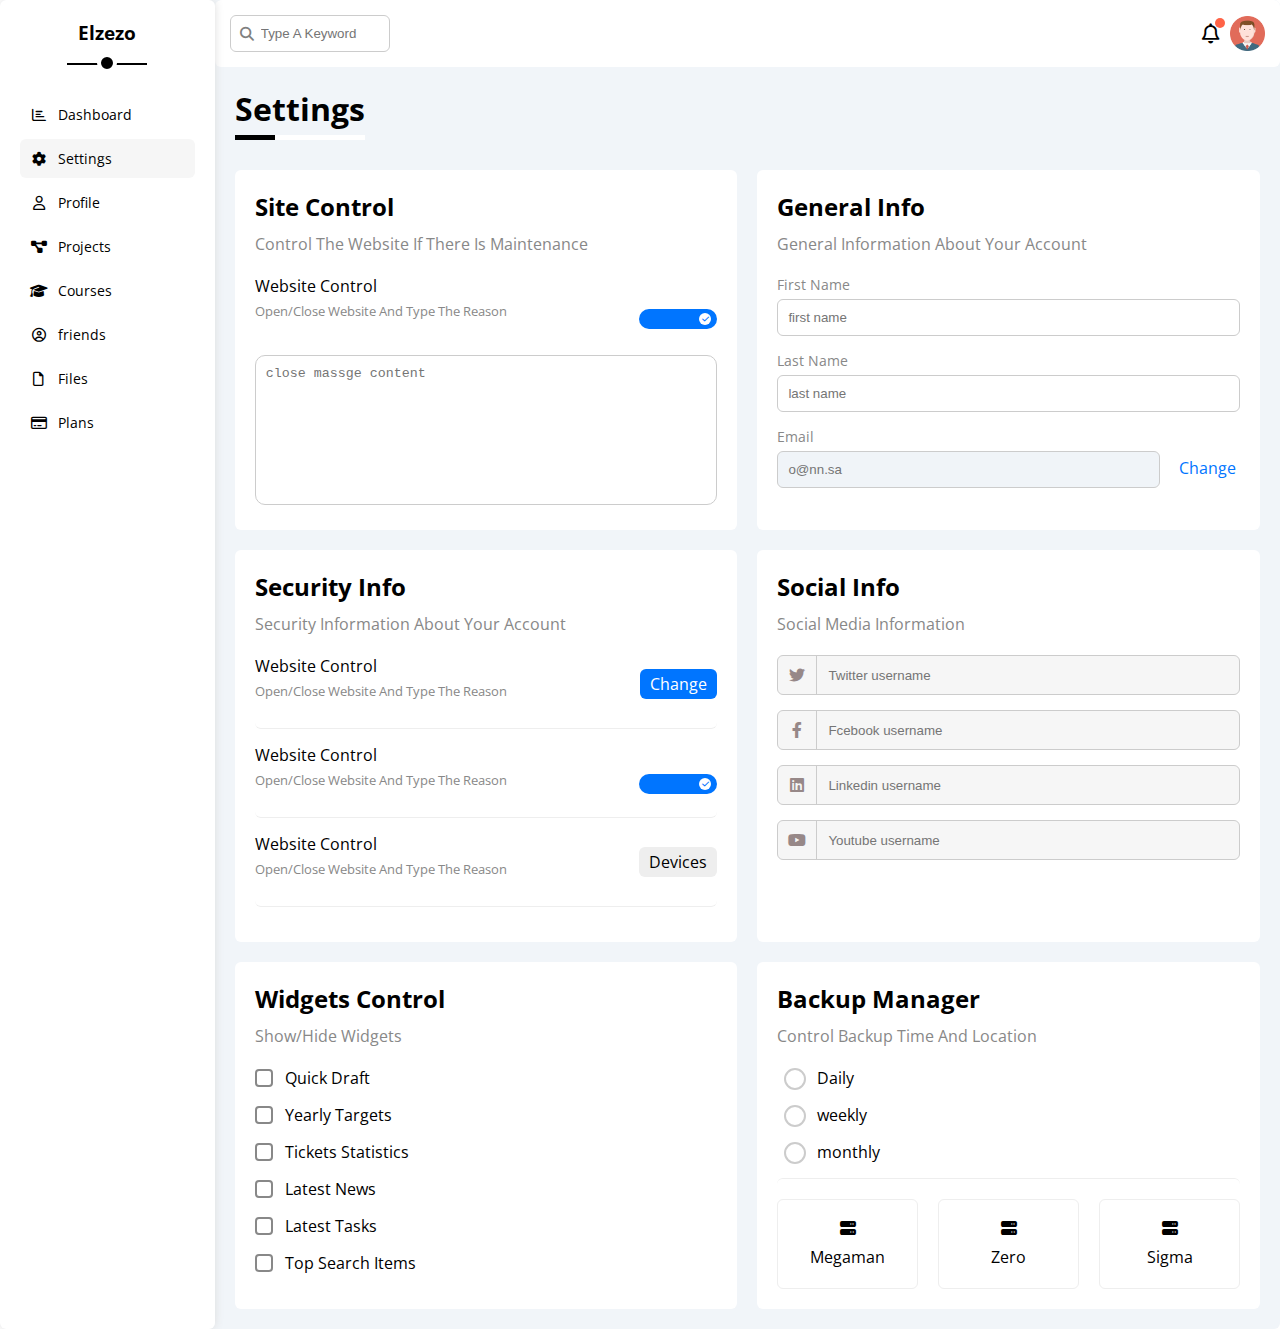
<file: settings.html>
<!DOCTYPE html>
<html lang="en">

<head>
    <meta charset="UTF-8">
    <meta name="viewport" content="width=device-width, initial-scale=1.0">
    <link rel="stylesheet" href="css/framework.css">
    <link rel="stylesheet" href="css/style.css">
    <link rel="stylesheet" href="css/all.min.css">
    <link rel="preconnect" href="https://fonts.googleapis.com">
    <link rel="preconnect" href="https://fonts.gstatic.com" crossorigin>
    <link href="https://fonts.googleapis.com/css2?family=Open+Sans:wght@400;700&display=swap" rel="stylesheet">
    <title>Settings</title>
</head>

<body>
    <div class="page d-flex">
        <div class="sidebar bg-white p-20 p-relative">
            <h3 class="text-c mt-0 p-relative">Elzezo</h3>
            <ul>
                <li>
                    <a class=" p-relative rad-6 fs-14 d-flex align-center c-black p-10 " href="index.html">
                        <i class="fa-regular fa-chart-bar fa-fw"></i>
                        <span>Dashboard</span>
                    </a>
                </li>
                <li>
                    <a class="active p-relative rad-6 fs-14 d-flex  align-center c-black p-10 " href="settings.html">
                        <i class="fa-solid fa-gear fa-fw"></i>
                        <span>Settings</span>
                    </a>
                </li>
                <li>
                    <a class=" p-relative rad-6 fs-14 d-flex align-center c-black p-10 " href="profile.html">
                        <i class="fa-regular fa-user fa-fw"></i>
                        <span>Profile</span>
                    </a>
                </li>
                <li>
                    <a class=" p-relative rad-6 fs-14 d-flex align-center c-black p-10 " href="projects.html">
                        <i class="fa-solid fa-diagram-project fa-fw"></i>
                        <span>Projects</span>
                    </a>
                </li>
                <li>
                    <a class=" p-relative rad-6 fs-14 d-flex align-center c-black p-10 " href="courses.html">
                        <i class="fa-solid fa-graduation-cap fa-fw"></i>
                        <span>Courses</span>
                    </a>
                </li>
                <li>
                    <a class=" p-relative rad-6 fs-14 d-flex align-center c-black p-10 " href="friends.html">
                        <i class="fa-regular fa-circle-user fa-fw"></i>
                        <span>friends</span>
                    </a>
                </li>
                <li>
                    <a class=" p-relative rad-6 fs-14 d-flex align-center c-black p-10 " href="files.html">
                        <i class="fa-regular fa-file fa-fw"></i>
                        <span>Files</span>
                    </a>
                </li>
                <li>
                    <a class=" p-relative rad-6 fs-14 d-flex align-center c-black p-10 " href="plans.html">
                        <i class="fa-regular fa-credit-card fa-fw"></i>
                        <span>Plans</span>
                    </a>
                </li>
            </ul>
        </div>
        <div class="content w-full">
            <!-- start head -->
            <div class="head flex-between bg-white p-15 ">
                <div class="search p-relative">
                    <input class="p-10 rad-6" type="search" placeholder="Type A Keyword">
                </div>
                <div class="icons d-flex align-center">
                    <span class="notification p-relative">
                        <i class="fa-regular fa-bell fa-lg"></i>
                    </span>
                    <img src="images/avatar.png" alt="">
                </div>
            </div>
            <!-- end head -->
            <h1 class="p-relative m-20">Settings</h1>
            <div class="settings-page">
                <!-- start site-control widget -->
                <div class="site-control bg-white p-20">
                    <h2 class="mt-0">Site Control </h2>
                    <p class="mt-0">Control The Website If There Is Maintenance</p>
                    <div class="text-bottom flex-between">
                        <div class="text">
                            <span>Website Control</span>
                            <p>Open/Close Website And Type The Reason</p>
                        </div>
                        <label>
                            <input class="toggle-checkbox" type="checkbox" checked>
                            <div class="toggle-switch"></div>
                        </label>
                    </div>
                    <textarea placeholder="close massge content"></textarea>
                </div>
                <!-- end site-control widget -->
                <!-- start general-info -->
                <div class="general-info bg-white p-20">
                    <h2 class="mt-0">General Info </h2>
                    <p>General Information About Your Account </p>
                    <div class="form">
                        <label>first name</label>
                        <input type="text" placeholder="first name">
                    </div>
                    <div class="form">
                        <label>last name</label>
                        <input type="text" placeholder="last name">
                    </div>
                    <div class="form">
                        <label>email</label>
                        <input type="email" disabled placeholder="o@nn.sa">
                        <a href="#">change</a>
                    </div>
                </div>
                <!-- end general-info -->
                <!-- start security info widget -->
                <div class="Security-Info bg-white p-20">
                    <h2 class="m-h2">Security Info </h2>
                    <p class="m-p">Security Information About Your Account</p>
                    <div class="text-bottom flex-between">
                        <div class="text">
                            <span>Website Control</span>
                            <p>Open/Close Website And Type The Reason</p>
                        </div>
                        <a class="btn-shape first" href="#">Change</a>
                    </div>
                    <div class="text-bottom flex-between">
                        <div class="text">
                            <span>Website Control</span>
                            <p>Open/Close Website And Type The Reason</p>
                        </div>
                        <label>
                            <input class="toggle-checkbox" type="checkbox" checked>
                            <div class="toggle-switch"></div>
                        </label>
                    </div>
                    <div class="text-bottom flex-between">
                        <div class="text">
                            <span>Website Control</span>
                            <p>Open/Close Website And Type The Reason</p>
                        </div>
                        <a class="btn-shape second" href="#">Devices</a>
                    </div>
                </div>
                <!-- end security info widget -->
                <!-- start social-info widget -->
                <div class="social-info bg-white p-20">
                    <h2 class="m-h2">Social Info</h2>
                    <p class="m-p">Social Media Information</p>
                    <div class="form">
                        <i class=" fa-brands fa-twitter center-flex c-grey"></i>
                        <input type="text" placeholder="Twitter username">
                    </div>
                    <div class="form">
                        <i class="fa-brands fa-facebook-f center-flex c-grey"></i>
                        <input type="text" placeholder="Fcebook username">
                    </div>
                    <div class="form">
                        <i class="fa-brands fa-linkedin center-flex c-grey"></i>
                        <input type="text" placeholder="Linkedin username">
                    </div>
                    <div class="form">
                        <i class="fa-brands fa-youtube center-flex c-grey"></i>
                        <input type="text" placeholder="Youtube username">
                    </div>
                </div>
                <!-- end social-info widget -->
                <!-- start widget control -->
                <div class="widget-control bg-white p-20">
                    <h2 class="m-h2">Widgets Control</h2>
                    <p class="m-p">Show/Hide Widgets</p>
                    <div class="control">
                        <input type="checkbox" id="one">
                        <label for="one">Quick Draft</label>
                    </div>
                    <div class="control">
                        <input type="checkbox" id="two">
                        <label for="two">Yearly Targets</label>
                    </div>
                    <div class="control">
                        <input type="checkbox" id="three">
                        <label for="three">Tickets Statistics</label>
                    </div>
                    <div class="control">
                        <input type="checkbox" id="four">
                        <label for="four">Latest News</label>
                    </div>
                    <div class="control">
                        <input type="checkbox" id="five">
                        <label for="five">Latest Tasks</label>
                    </div>
                    <div class="control">
                        <input type="checkbox" id="six">
                        <label for="six">Top Search Items</label>
                    </div>
                </div>
                <!-- end widget control -->
                <!-- start Backup-Manager widget  -->
                <div class="backup-manager bg-white p-20">
                    <h2 class="m-h2">Backup Manager</h2>
                    <p class="m-p">Control Backup Time And Location</p>
                    <div class="date">
                        <input type="radio" name="Time" id="Daily">
                        <label for="Daily">Daily </label>
                    </div>
                    <div class="date">
                        <input type="radio" name="Time" id="weekly">
                        <label for="weekly">weekly </label>
                    </div>
                    <div class="date">
                        <input type="radio" name="Time" id="monthly">
                        <label for="monthly">monthly</label>
                    </div>
                    <div class="servers">
                        <input type="radio" name="server" id="server-one">
                        <div class="server">
                            <label for="server-one">
                                <i class="fa-solid fa-server d-block mb-10"></i>
                                Megaman
                            </label>
                        </div>
                        <input type="radio" name="server" id="server-two">
                        <div class="server">
                            <label for="server-two">
                                <i class="fa-solid fa-server d-block mb-10"></i>
                                Zero
                            </label>
                        </div>
                        <input type="radio" name="server" id="server-three">
                        <div class="server">
                            <label for="server-three">
                                <i class="fa-solid fa-server d-block mb-10"></i>
                            Sigma
                            </label>
                        </div>
                    </div>
                </div>
                <!-- end Backup-Manager widget  -->
            </div>
        </div>
    </div>
    </div>
    </div>
    </div>
</body>

</html>
</file>
<file: css/framework.css>
/* start box */
.d-flex {
    display: flex;
}

.d-block {
    display: block;
}

.align-center {
    align-items: center;
}

.center-flex {
    display: flex;
    justify-content: center;
    align-items: center;
}

@media (max-width:767px) {
    .block-mobile {
        display: block;

    }
}

/* end box */
/* start padding + margin */
.p-10 {
    padding: 10px;
}

.m-20 {
    margin: 20px;
}

.mt-0 {
    margin-top: 0;
}

.m-0 {
    margin: 0;
}

.mt-10 {
    margin-top: 10px;
}

.p-15 {
    padding: 15px;
}

.p-20 {
    padding: 20px;
}

.rad-6 {
    border-radius: 6px;
}

.w-full {
    width: 100%;
}

/* end padding + margin + border */
/* start color */
.c-black {
    color: black;
}
.c-white {
    color: white;
}

.c-grey {
    color: #978888;
}

.c-dyellow {
    color: #ffa200;
}

.c-dblue {
    color: #0073ff;
}

.c-dgreen {
    color: #00e959;
}

.c-red {
    color: red;
}

.c-orange {
    color: #f59e0b;
}

.bg-white {
    background-color: white;
}

.bg-yellow {
    background-color: #FDECCE;
}

.bg-blue {
    background-color: #CCE3FF;
}

.bg-green {
    background-color: #D3F3DF;
}

.bg-dyellow {
    background-color: #ffa200;
}

.bg-dblue {
    background-color: #0073ff;
}

.bg-dgreen {
    background-color: #00e959;
}

.bg-red {
    background-color: #F44336;
}

.bg-lred {
    background-color: #FFCCCC;
}



/* end color */
/* start position */
.p-relative {
    position: relative;
}

/* end position */

/* start fonts */
.fs-14 {
    font-size: 14px;
}

.text-c {
    text-align: center;
}

@media (max-width : 767px) {
    .text-c-mobile {
        text-align: center;
    }
}

/* end fonts */

.rad-6 {
    border-radius: 6px;
}

/* start  component */
.flex-between {
    display: flex;
    justify-content: space-between;
    align-items: center;
}

@media (max-width: 767px) {
    .hide-mobile {
        display: none;
    }
}

.bottom {
    display: block;
    background-color: var(--blue-color);
    padding: 4px 10px;
    width: fit-content;
    border-radius: 6px;
    color: white;
    transition: 0.3s;
}

.btn-shape {
    padding: 4px 10px;
    border-radius: 6px;
}

.m-h2 {
    margin: 0 0 10px;
}

.m-p {
    margin: 0 0 20px;
    color: #888;
}

/* end  component */
</file>
<file: css/style.css>
* {
  box-sizing: border-box;
  border-radius: 6px;
}

:root {
  --blue-color: #0075ff;
  --blue-anternat-color: #005bc4;
  --p-color: #888;
  --sp-color: #888;
}

body {
  font-family: "Open Sans", sans-serif;
  margin: 0;
}

*:focus {
  outline: none;
}

a {
  text-decoration: none;
}

ul {
  list-style: none;
  padding: 0;
}

::-webkit-scrollbar {
  width: 15px;
}

::-webkit-scrollbar-track {
  background-color: white;
}

::-webkit-scrollbar-thumb {
  background-color: var(--blue-color);
}

::-webkit-scrollbar-thumb:hover {
  background-color: var(--blue-anternat-color);
}

.page {
  background-color: #f1f5f9;
  min-height: 100vh;
}

/* START GLOBAL RULES */
.text-bottom p {
  margin: 5px 0 13px;
  color: var(--p-color);
  font-size: 13px;
}

/* END GLOBAL RULES */
/* start sidebar */
.sidebar {
  width: 250px;
  box-shadow: 0 0 10px #ddd;
}

@media (max-width: 767px) {
  .sidebar {
    width: 58px;
    padding: 10px;
  }

  .sidebar > h3 {
    font-size: 13px;
    margin-bottom: 15px !important;
  }

  .sidebar > h3::before,
  .sidebar > h3::after {
    display: none;
  }

  .sidebar ul li a span {
    display: none;
  }
}

/* start animations */
@keyframes change-color {
  from {
    background-color: var(--blue-color);
  }

  to {
    background-color: white;
  }
}

@keyframes Upload-file-Button {
  from {
    transform: translateY(0);
  }

  to {
    transform: translateY(-5px);
  }
}

/* end animations */
.sidebar > h3 {
  margin-bottom: 50px;
}

.sidebar > h3::before {
  content: "";
  width: 80px;
  height: 2px;
  position: absolute;
  bottom: -20px;
  left: 50%;
  transform: translatex(-50%);
  background-color: black;
}

.sidebar > h3::after {
  content: "";
  width: 12px;
  height: 12px;
  position: absolute;
  bottom: -18px;
  left: 50%;
  transform: translate(-50%, 50%);
  background-color: black;
  border-radius: 50%;
  border: 4px solid white;
}

.sidebar ul {
  padding: 0;
}

.sidebar ul li {
  margin-top: 5px;
}

.sidebar ul li a {
  transition: 0.3s;
}

.sidebar ul li a:hover,
.sidebar ul li a.active {
  background-color: #f6f6f6;
}

.sidebar ul li a i {
  margin-right: 10px;
}

/* end sidebar */
/* start heading */
.content {
  overflow: hidden;
}

.head .search::before {
  font-family: "Font Awesome 6 Free";
  content: "\f002";
  font-weight: 900;
  position: absolute;
  left: 10px;
  top: 50%;
  transform: translateY(-50%);
  font-size: 14px;
  color: gray;
}

.head .search input {
  border: 1px solid #ccc;
  padding-left: 30px;
  width: 160px;
  transition: 0.3s;
}

.head .search input:focus {
  width: 200px;
}

.head .icons span {
  margin-right: 10px;
}

.head .icons span::after {
  content: "";
  background-color: tomato;
  position: absolute;
  border-radius: 50%;
  width: 10px;
  height: 10px;
  right: -5px;
  top: -5px;
  -webkit-border-radius: 50%;
  -moz-border-radius: 50%;
  -ms-border-radius: 50%;
  -o-border-radius: 50%;
}

.head img {
  width: 35px;
}

.page h1 {
  margin-bottom: 40px;
}

.page h1::before,
.page h1::after {
  content: "";
  position: absolute;
  bottom: -10px;
  left: 0;
  height: 5px;
}

.page h1::before {
  width: 40px;
  background-color: black;
  z-index: 1;
}

.page h1::after {
  width: 130px;
  background-color: white;
}

/* end heading */
/* start wrapper */
.wrapper {
  display: grid;
  grid-template-columns: repeat(auto-fill, minmax(450px, 1fr));
  gap: 20px;

  margin-right: 20px;
  margin-left: 20px;
}

@media (max-width: 767px) {
  .wrapper {
    grid-template-columns: minmax(200px, 1fr);
    gap: 10px;
    margin-right: 10px;
    margin-left: 10px;
  }
}

.wrapper .welcome {
  display: flex;
  flex-direction: column;
  justify-content: space-between;
  border-radius: 10px;
  overflow: hidden;
}

.wrapper .welcome .intro {
  background-color: #eeeeee;
  padding: 28px;
}

.wrapper .welcome .intro .text h2 {
  margin-bottom: 0;
}

.wrapper .welcome .intro .text p {
  margin-top: 5px;
}

.wrapper .welcome .intro img {
  width: 200px;
  margin-bottom: -10px;
}

.wrapper .welcome > img {
  width: 64px;
  height: 64px;
  border: 2px solid white;
  border-radius: 50%;
  padding: 2px;
  box-shadow: 0 0 5px #ddd;
  margin-left: 20px;
  margin-top: -32px;
}

@media (max-width: 767px) {
  .wrapper .welcome > img {
    margin-left: auto;
    margin-right: auto;
  }
}

.wrapper .welcome .body {
  justify-content: space-evenly;
  margin: 20px 0;
  padding: 20px;
  border-top: 1px solid #eee;
  border-bottom: 1px solid #eee;
  text-align: center;
}

.wrapper .welcome .body > div {
  flex: 1;
}

.wrapper .welcome .body > div:not(:last-child) {
  margin-bottom: 20px;
}

.wrapper .welcome span {
  color: #888;
  font-size: 14px;
  margin-top: 10px;
}

.visit {
  background-color: var(--blue-color);
  padding: 4px 10px;
  width: fit-content;
  border-radius: 6px;
  margin: 0 15px 15px auto;
  color: white;
  transition: 0.3s;
}

.visit:hover {
  background-color: var(--blue-anternat-color);
}

/* start draft widget */
.draft h2 {
  margin-bottom: 0;
}

.draft p {
  color: gray;
  margin-top: 10px;
}

.draft .input {
  width: 100%;
  background-color: #eeeeee;
  border: none;
  margin-bottom: 20px;
}

.draft input[type="text"] {
}

.draft textarea {
  resize: none;
  height: 180px;
}

.draft a {
  margin-left: auto;
}

.draft a:hover {
  background-color: var(--blue-anternat-color);
}

/* end draft widget */
/* start target widget */
.target {
}

.target h2 {
  margin-bottom: 10px;
}

.target p {
  margin-bottom: 20px;
}

.target .target-row {
  display: flex;
  margin-bottom: 20px;
}

.target .target-row i {
  display: flex;
  justify-content: center;
  align-items: center;
  width: 80px;
  height: 80px;
  margin-right: 15px;
}

.target .target-row .dollar {
  background-color: #cce3ff;
  color: #0073ff;
}

.target .target-row .code {
  background-color: #fdecce;
  color: #ffa200;
}

.target .target-row .user {
  background-color: #d3f3df;
  color: #00e257;
}

.target .target-row .detailes {
  flex: 1;
}

.target .target-row .detailes span:nth-child(2) {
  margin: 5px 0 10px;
  font-weight: bold;
}

.target .target-row .detailes .prog-holder {
  position: relative;
  width: 100%;
  height: 4px;
}

.target .target-row .detailes .prog-holder .prog {
  position: absolute;
  left: 0;
  top: 0;
  height: 100%;
  width: 80%;
}

.target .target-row .detailes .prog-holder .prog span {
  display: block;
  color: white;
  padding: 2px 5px;
  position: absolute;
  right: -18px;
  top: -30px;
  border-radius: 6px;
  font-size: 13px;
}

.target .target-row .detailes .prog-holder .prog span::after {
  content: "";
  border-color: transparent;
  border-width: 5px;
  border-style: solid;
  position: absolute;
  bottom: -11px;
  left: 50%;
  transform: translateX(-50%);
}

.target .target-row .detailes .prog-holder .blue span::after {
  border-top-color: #0073ff;
}

.target .target-row .detailes .prog-holder .yellow span::after {
  border-top-color: #ffa200;
}

.target .target-row .detailes .prog-holder .green span::after {
  border-top-color: #00e959;
}

/* end target widget */
/* start tickets widget */
.statics {
  padding: 20px;
}

.statics .tickets {
  display: grid;
  grid-template-columns: repeat(auto-fill, minmax(200px, 1fr));
  gap: 20px;
}

.statics .tickets .box {
  padding: 20px;
  border: 1px solid #978888;
  border-radius: 10px;
  display: flex;
  flex-direction: column;
  align-items: center;
}

.statics .tickets .box i {
  font-size: 2em;
}

.statics .tickets .box span {
  font-size: 25px;
  margin: 10px 0 10px 0;
  font-weight: bold;
  color: black;
}

.statics .tickets .box p {
  margin-top: 0;
}

/* end tickets widget */
/* start news widget*/
.news {
}

.news .news-row {
  display: flex;
  align-items: center;
}

.news .news-row:not(:last-child) {
  margin-bottom: 20px;
  padding-bottom: 20px;
  border-bottom: 1px solid rgb(238, 238, 238);
}

.news .news-row img {
  width: 100px;
  margin-right: 15px;
  border-radius: 6px;
}

.news .news-row .info h3 {
  margin: 0 0 10px;
  font-size: 16px;
  font-weight: bold;
}

.news .news-row .info p {
  font-size: 14px;
  margin: 0;
}

.news .news-row .time {
  margin-left: auto;
  background: #eeeeee;
  font-size: 14px;
}

/* end news widget*/
/* start Tasks widget */
.tasks {
}

.tasks-row {
  display: flex;
  align-items: center;
  justify-content: space-between;
  border-bottom: 1px solid rgb(238, 238, 238);
  margin-bottom: 15px;
  padding-bottom: 15px;
}

.tasks-row .text {
  flex-grow: 1;
}

.tasks-row:nth-child(5) .text {
  text-decoration: line-through;
  color: #b2b2b2;
}

.tasks-row i:hover {
  transition: 0.3s;
  color: tomato !important;
  cursor: pointer;
}

.tasks-row:nth-child(5) i {
  color: #b2b2b2;
}

.tasks-row h3 {
  margin-top: 0;
  margin-bottom: 5px;
  font-size: 15px;
  font-weight: bold;
}

.tasks-row p {
  margin: 0;
  color: var(--p-color);
}

/* end Tasks widget */
/* start search-items widget */
.search-items {
}

.search-items .items {
  display: flex;
  justify-content: space-between;
}

.search-items .items:first-of-type {
  color: var(--p-color);
  margin-bottom: 10px;
}

.search-items .items:not(:first-of-type) {
  padding: 15px 0;
}

.search-items .items:not(:first-of-type) div:last-child {
  background-color: #eee;
  padding: 4px 10px;
  border-radius: 6px;
  font-size: 13px;
}

/* end search-items widget */
/* start uploads widget */
.uploads {
}

.uploads ul {
}

.uploads li {
  padding-bottom: 5px;
  margin-bottom: 10px;
  border-bottom: 1px solid rgb(238, 238, 238);
}

.uploads li > div:last-child {
  background-color: #eee;
  font-size: 13px;
}

.uploads img {
  width: 40px;
  height: 40px;
  margin-right: 15px;
}

.uploads ul li > div {
  display: flex;
}

.uploads span {
  display: block;
}

.uploads ul li span:last-child {
  color: var(--p-color);
}

/* end uploads widget */
/* start project-progress widget */
.project-progres img {
  width: 160px;
  position: absolute;
  right: 0;
  bottom: 0;
  opacity: 0.1;
}

.project-progres {
  position: relative;
}

.project-progres ul {
  position: relative;
}

.project-progres ul li {
  margin-top: 25px;
  display: flex;
}

.project-progres ul li::before {
  content: "";
  width: 20px;
  height: 20px;
  border-radius: 50%;
  display: block;
  margin-right: 15px;
  outline: 2px solid var(--blue-color);
  border: 2px solid white;
  z-index: 1;
}

.project-progres ul::before {
  content: "";
  position: absolute;
  width: 2px;
  height: 100%;
  background-color: var(--blue-color);
  left: 11px;
}

.project-progres ul li.done::before {
  background-color: var(--blue-color);
}

.project-progres ul li.current::before {
  animation: change-color 0.8s infinite alternate;
  background-color: var(--blue-color);
}

.project-progres ul li:last-child::before {
  background-color: white;
}

/* end project-progress widget */
/* start reminder widget */
.reminder {
}

.reminder ul li > div {
  padding-left: 20px;
}

.reminder ul li {
  display: flex;
  align-items: center;
}

.reminder ul li:not(:last-of-type) {
  margin-bottom: 10px;
}

.reminder ul .blue > div {
  border-left: 2px solid var(--blue-color);
  margin-bottom: 10px;
}

.reminder ul .green > div {
  border-left: 2px solid #22c55e;
  margin-bottom: 10px;
}

.reminder ul .yellow > div {
  border-left: 2px solid #f59e0b;
  margin-bottom: 10px;
}

.reminder ul .red > div {
  border-left: 2px solid #f44336;
}

.reminder ul li > span {
  display: block;
  width: 15px;
  height: 15px;
  border-radius: 50%;
  margin-right: 15px;
  transform: translateY(-3px);
}

.reminder ul li div p {
  margin: 0 0 5px;
  font-size: 14px;
  font-weight: bold;
}

.reminder ul li div span {
  font-size: 13px;
  color: var(--p-color);
}

/* end reminder widget */
/* start latest update widget */
.update h2 {
  margin-top: 0;
}

.update div img {
  width: 50px;
  height: 50px;
  margin-right: 15px;
}

.update .first {
  display: flex;
}

.update .first .text span {
  display: block;
  color: var(--p-color);
}

.update .first .text p {
  margin: 0 0 5px;
}

.update > p {
  padding: 20px 0;
  margin: 20px 0;
  border-bottom: 1px solid rgb(238, 238, 238);
  border-top: 1px solid rgb(238, 238, 238);
  line-height: 1.8;
  min-height: 140px;
  text-transform: capitalize;
}

.update .parent {
  color: var(--p-color);
}

/* end latest update widget */
/* start state widget */
.stats {
}

.stats .parent {
  display: flex;
  margin-bottom: 10px;
  padding: 15px 15px 15px 70px;
  position: relative;
}

.stats .parent .child {
  flex: 1;
  color: var(--blue-color);
}

.stats .youtube .child {
  color: red;
}

.stats .parent .child a {
  display: block;
  color: white;
  font-size: 13px;
}

.stats .parent i {
  position: absolute;
  left: 0;
  top: 0;
  width: 52px;
  height: 100%;
  transition: 0.3s;
  background-color: red;
  display: flex;
  justify-content: center;
  align-items: center;
  color: white;
}

.stats .parent i:hover {
  transform: rotate(5 deg);
}

.stats .twitter i,
.twitter a {
  background-color: #1da1f2;
}

.stats .facebook i,
.facebook a {
  background-color: #1877f2;
}

.stats .youtube i,
.youtube a {
  background-color: #ff0000;
}

.stats .linkedin i,
.linkedin a {
  background-color: #0077b5;
}

/* end state widget */
/* start table */
.projects {
  margin: 20px;
}

.responsive-table {
  overflow-x: auto;
}

table {
  width: 100%;
  min-width: 1000px;
  height: 100%;
  border-spacing: 0;
}

table thead tr td {
  background-color: #eeeeee;
  font-weight: bold;
}

table tbody tr td {
  border-bottom: 1px solid #eee;
  border-left: 1px solid #eee;
  transition: 0.5s;
}

table tbody tr td:last-child {
  border-right: 1px solid #eee;
}

table tbody tr:hover td {
  background-color: #faf7f7;
}

table tbody td div {
  width: fit-content;
  font-size: 13px;
  color: white;
}

table tbody img {
  width: 32px;
  height: 32px;
  border-radius: 50%;
  padding: 2px;
  background-color: white;
}

table tbody img:not(:first-child) {
  margin-left: -20px;
}

td {
  padding: 15px;
}

/* end table */
/* end wrapper */
/* -___________________________________________________________________________________________________________________________- */
/* start settings page */
.settings-page {
  display: grid;
  grid-template-columns: repeat(auto-fill, minmax(500px, 1fr));
  gap: 20px;
  margin: 20px;
}

.toggle-checkbox {
  -webkit-appearance: none;
  appearance: none;
}

.toggle-switch {
  background-color: #ccc;
  width: 78px;
  height: 32px;
  border-radius: 16px;
  position: relative;

  cursor: pointer;
}

.toggle-switch::before {
  font-family: var(--fa-style-family-classic);
  content: "\f00d";
  font-weight: 900;
  width: 24px;
  height: 24px;
  background-color: white;
  color: #ccc;
  display: flex;
  justify-content: center;
  align-items: center;
  border-radius: 50%;
  position: absolute;
  top: 4px;
  left: 4px;
  transition: 0.3s;
}

.toggle-checkbox:checked + .toggle-switch {
  background-color: var(--blue-color);
}

.toggle-checkbox:checked + .toggle-switch::before {
  content: "\f00c";
  left: 50px;
  color: var(--blue-color);
}

/* start sute controle widget */
.site-control h2 {
  margin-bottom: 10px;
}

.site-control p {
  margin-bottom: 20px;
  color: var(--p-color);
}

.site-control textarea {
  resize: none;
  min-height: 150px;
  border: 1px solid #ccc;
  width: 100%;
  padding: 10px;
  border-radius: 10px;
  margin-top: 15px;
}

/* end site controle widget */
/* start general-info */
.general-info {
}

.general-info h2 {
  margin-bottom: 10px;
}

.general-info p {
  color: var(--p-color);
  margin: 0 0 20px;
}

.general-info .form {
  text-transform: capitalize;
}

.general-info .form:not(:last-child) {
  margin-bottom: 15px;
}

.general-info .form label {
  font-size: 14px;
  color: var(--p-color);
  display: block;
}

.general-info .form input {
  display: block;
  width: 100%;
  border: 1px solid #ccc;
  padding: 10px;
  margin-top: 5px;
}

.general-info .form input[type="email"] {
  cursor: no-drop;
  background-color: #f0f4f8;
  color: #bbb;
  display: inline-block;
  width: calc(100% - 80px);
}

.general-info .form a {
  margin-left: 15px;
  color: var(--blue-color);
}

/* end general-info */
/* start Security Info widget */

.Security-Info > h2 {
  margin: 0 0 10px;
}

.Security-Info > p {
  margin: 0 0 20px;
}

.Security-Info .text-bottom {
  border-bottom: 1px solid #eee;
  padding-bottom: 15px;
  margin-bottom: 15px;
}

.Security-Info .text-bottom a.first {
  background-color: var(--blue-color);
  color: white;
}

.Security-Info .text-bottom a.second {
  background-color: #eee;
  color: black;
}

/* end Security Info widget */
/* start social-info widget */

.social-info .form {
  display: flex;
}

.social-info .form:not(:last-child) {
  margin-bottom: 15px;
}

.social-info input {
  height: 40px;
  width: 100%;
  border: 1px solid #ccc;
  position: relative;
  padding-left: 50px;
  background-color: #f6f6f6;
}

.social-info input:focus + i {
  color: red;
}

.social-info i {
  width: 40px;
  height: 40px;
  display: flex;
  justify-content: center;
  align-items: center;
  position: absolute;
  z-index: 1;
  border-right: 1px solid #ccc;
  border-radius: 0;
}

/* end social-info widget */
/* start widget controle */

.widget-control .control {
  margin: 0 0 15px;
}

.widget-control input {
  display: none;
}

.widget-control label {
  padding-left: 30px;
  cursor: pointer;
  position: relative;
}

.widget-control label::before {
  content: "";
  position: absolute;
  width: 14px;
  height: 14px;
  left: 0;
  top: 50%;
  border: 2px solid var(--p-color);
  margin-top: -9px;
  border-radius: 4px;
}

.widget-control label:hover::before {
  border-color: var(--blue-anternat-color);
}

.widget-control label::after {
  font-family: var(--fa-style-family-classic);
  content: "\f00c";
  position: absolute;
  font-weight: 900;
  left: 0;
  top: 50%;
  margin-top: -9px;
  background-color: var(--blue-color);
  color: white;
  font-size: 12px;
  width: 18px;
  height: 18px;
  display: flex;
  justify-content: center;
  align-items: center;
  transform: scale(0) rotate(360deg);
  transition: 0.3s;
  border-radius: 4px;
}

.widget-control input[type="checkbox"]:checked + label::after {
  transform: scale(1);
}

/* end widget controle */
/* start Backup Manager widget */

.backup-manager .date {
  margin-bottom: 15px;
}

.backup-manager .date input[type="radio"] {
  display: none;
}

.backup-manager .date label {
  position: relative;
  padding-left: 10px;
  margin-left: 30px;
  cursor: pointer;
}

.backup-manager .date label::before {
  content: "";
  width: 18px;
  height: 18px;
  border: 2px solid #ccc;
  border-radius: 50%;
  position: absolute;
  left: -23px;
  top: 1px;
}

.backup-manager .date label::after {
  content: "";
  width: 12px;
  height: 12px;
  position: absolute;
  left: -19px;
  top: 6px;
  border-radius: 50%;
  background-color: var(--blue-color);
  transform: scale(0);
  transition: 0.3s;
}

.backup-manager .date input[type="radio"]:checked + label::after {
  transform: scale(1);
}

.backup-manager .servers {
  display: flex;
  justify-content: space-between;
  gap: 20px;
  padding-top: 20px;
  border-top: 1px solid #ccc;
  margin-top: 10px;
  border-top: 1px solid #eee;
}

.backup-manager .servers input {
  display: none;
}

.backup-manager .servers input[type="radio"]:checked + .server {
  border-color: var(--blue-anternat-color);
  color: var(--blue-anternat-color);
}

.backup-manager .servers .server {
  width: calc(100% / 3);
  padding: 20px;
  border: 1px solid #eee;
}

.backup-manager .servers .server label {
  display: flex;
  flex-direction: column;
  align-items: center;
  justify-content: space-between;
  cursor: pointer;
}

.backup-manager .servers .server label i {
  margin-bottom: 10px;
}

/* end Backup Manager widget */
/* end settings page */
/* start profile page  */
/* start overview widget */
.overview {
  display: flex;
  margin: 20px;
  align-items: center;
}

.overview .avatar {
  text-align: center;
  width: 300px;
  border-right: 1px solid #eee;
  border-radius: 0;
  padding: 20px;
}

.overview .avatar img {
  width: 120px;
  height: 120px;
  margin-bottom: 10px;
}

.overview .avatar h3 {
}

.overview .avatar p:first-child {
  margin: 10px 0 16px;
}

.overview .avatar p {
  color: var(--p-color);
  margin: 10px 0 16px;
}

.overview .avatar p:last-child {
  margin: 0;
  font-size: 13px;
}

.overview .avatar .progres {
  width: 70%;
  height: 6px;
  background-color: #eee;
  margin: auto;
  position: relative;
  border-radius: 6px;
}

.overview .avatar .progres::before {
  content: "";
  position: absolute;
  border-radius: 6px;
  width: 70%;
  height: 100%;
  left: 0;
  top: 0;
  background-color: var(--blue-color);
}

.overview .avatar .stars {
  margin: 10px 0;
}

.overview .boxs {
  flex-grow: 1;
}

.overview .boxs .box {
  padding: 20px;
  border-bottom: 1px solid #eee;
  border-radius: 0;
  transition: 0.3s;
}

.overview .boxs .box p {
  margin: 0;
  color: var(--p-color);
}

.overview .boxs .box:hover {
  background-color: #fafafa;
}

.overview .boxs .box .info {
  display: flex;
  font-size: 14px;
  padding-top: 10px;
}

.overview .boxs .box .info > div {
  min-width: 250px;
}

.overview .boxs .box .info > div .one {
  color: var(--p-color);
}

.overview .boxs .box .info > div .two {
}

.toggle-switch {
  height: 20px;
}

.toggle-switch::before {
  font-size: 8px;
  width: 12px;
  height: 12px;
  top: 4px;
  left: 4px;
  transition: 0.3s;
}

.toggle-checkbox:checked + .toggle-switch {
  background-color: var(--blue-color);
}

.toggle-checkbox:checked + .toggle-switch::before {
  left: 60px;
}

/* end overview widget */
/* start my skills widget */
.other-data {
  display: flex;
}

.other-data .myskills {
  margin: 0 20px;
  flex-grow: 1;
}

.other-data .myskills ul {
}

.other-data .myskills ul li {
  padding: 15px 0;
  font-size: 14px;
}

.other-data .myskills ul li:not(:last-child) {
  border-bottom: 1px solid #eee;
}

.other-data .myskills ul li span {
  display: inline-flex;
  background-color: #eee;
}

/* end my skills widget */
/* start latest-activities widget */
.latest-activities {
  flex-grow: 2;
}

.latest-activities .box {
  display: flex;
  padding: 20px 0;
  border-radius: 0;
}

.latest-activities .box:not(:last-child) {
  border-bottom: 1px solid #eee;
}

.latest-activities .box img {
  width: 64px;
  height: 64px;
  margin-right: 10px;
}

.latest-activities .box .info {
  flex-grow: 1;
}

.latest-activities .box .info span {
  display: block;
  width: fit-content;
}

.latest-activities .box .info .text-two {
  text-align: -webkit-right;
}

.latest-activities .box .info .two {
  color: var(--p-color);
}

/* end latest-activities widget */
/* end profile page  */
/* start projects page */
.projects-page {
  display: grid;
  grid-template-columns: repeat(auto-fill, minmax(500px, 1fr));
  gap: 20px;
  padding: 20px;
}

.project {
  position: relative;
}

.project .date {
  position: absolute;
  font-size: 13px;
  color: var(--p-color);
  right: 10px;
  top: 10px;
}

.project > p {
  margin: 10px 0;
  color: var(--p-color);
}

.project .images {
  min-height: 80px;
  display: flex;
  align-items: flex-end;
  position: relative;
}

.project img {
  width: 40px;
  height: 40px;
  border-radius: 50%;
  border: 2px solid white;
}

.project a {
  position: absolute;
  left: 0;
  bottom: 0;
}

.project a:nth-child(2) {
  left: 25px;
}

.project a:nth-child(3) {
  left: 50px;
}

.project a:nth-child(4) {
  left: 75px;
}

.project a:nth-child(5) {
  left: 100px;
}

.project a:hover {
  z-index: 1;
}

.project .info {
  text-align: right;
  padding-top: 15px;
  margin-top: 15px;
  border-top: 1px solid #eee;
  border-radius: 0;
}

.project .info span {
  display: inline-block;
  width: fit-content;
  background-color: #eee;
  font-size: 13px;
}

.project .footer {
  padding-top: 15px;
  margin-top: 15px;
  border-top: 1px solid #eee;
}

.project .footer .prog {
  height: 8px;
  width: 260px;
  position: relative;
  border-radius: 6px;
  background-color: #eee;
}

.project .footer .prog span {
  position: absolute;
  left: 0;
  top: 0;
  height: 100%;
  border-radius: 6px;
}

.project .footer:last-child {
  color: var(--p-color);
}

/* end projects page */
/* start courses-page */
.courses-page {
  display: grid;
  grid-template-columns: repeat(auto-fill, minmax(300px, 1fr));
  margin: 20px;
  gap: 20px;
}
.course {
  border-radius: 10px;
  overflow: hidden;
}

.course .cover {
  width: 100%;
  border-radius: 0;
}
.course .instructor {
  position: absolute;
  width: 64px;
  height: 64px;
  border-radius: 50%;
  border: 2px solid white;
  left: 20px;
  top: 20px;
}
.course .text {
  padding: 20px;
  position: relative;
  font-size: 14px;
  line-height: 1.6;
}
.course .text h4 {
  margin: 0;
}

.course .text p {
  margin: 15px 0 14px;
  color: var(--p-color);
}
.course .info {
  padding: 15px;
  font-size: 13px;
  color: var(--p-color);
  border-top: 1px solid #eee;
  position: relative;
}
.course .text::before {
  content: "course info";
  position: absolute;
  left: 48%;
  top: 100%;
  transform: translate(-50%, -50%);
  padding: 4px 10px;
  border-radius: 6px;
  font-size: 13px;
  color: white;
  background-color: var(--blue-color);
  z-index: 1;
}
/* end courses-page */

/* start friend-page*/
.friends-page {
  display: grid;
  grid-template-columns: repeat(auto-fill, minmax(300px, 1fr));
  gap: 20px;
  margin: 20px;
}
.friends-page .vip .second::after {
  content: "VIP";
  position: absolute;
  right: 0;
  top: 50%;
  font-size: 40px;
  transform: translateY(-50%);
  opacity: 0.2;
  color: #f59e0b;
  font-weight: bold;
}

.friends-page .friend {
  background-color: white;
  text-align: center;
  padding: 20px;
}
.friends-page .friend .first {
  border-bottom: 1px solid #eeeeee;
}
.friends-page .friend .first .contact {
  display: flex;
  justify-content: flex-start;
  width: fit-content;
}

.friends-page .friend .first .contact i {
  background-color: #f1f5f9;
  padding: 10px;
  border-radius: 50%;
  margin-right: 5px;
  color: rgb(102, 102, 102);
  font-size: 13px;
  cursor: pointer;
  transition: 0.3s;
}
.friends-page .friend .first .contact i:hover {
  background-color: var(--blue-color);
  color: white;
}
.friends-page .friend .first img {
  width: 100px;
  width: 100px;
  border-radius: 50%;
  margin-bottom: 10px;
}

.friends-page .friend .first h4 {
  margin: 0;
}
.friends-page .friend .first p {
  margin: 5px 0 13px;
  color: var(--sp-color);
  font-size: 14px;
}

.friends-page .friend .second {
  padding: 10px 0;
  text-align: left;
  font-size: 14px;
  border-bottom: 1px solid #eee;
  position: relative;
}
.friends-page .friend .second > div i {
  margin-right: 5px;
}

.friends-page .friend .second > div:not(:last-child) {
  margin-bottom: 10px;
}
.friends-page .friend .third {
  font-size: 13px;
  padding-top: 15px;
  align-items: center;
}
.friends-page .friend .third span {
  color: var(--sp-color);
}
/* end friends-page  */

/* start Files-page */
.files-page {
  display: flex;
  padding: 0 20px;
}

.files-page .files {
  display: grid;
  grid-template-columns: repeat(auto-fill, minmax(212px, 1fr));
  flex: 1;
  gap: 20px;
}

.files-page .files .file {
  padding: 10px;
}
.files-page .files .file:hover img {
  transform: rotate(5deg);
}

.files-page .files .file i {
  display: block;
}

.files-page .files .file .first {
  text-align: center;
  border-radius: 0;
}

.files-page .files .file img {
  width: 65px;
  height: 65px;
  transition: 0.3s;
}

.files-page .files .file span {
  color: var(--sp-color);
  font-size: 13px;
}
.files-page .files .file .info {
  border-top: 1px solid #eee;
  border-radius: 0;
  padding-top: 10px;
  margin-top: 10px;
}

.file-state {
  margin: 0 20px;
  padding: 20px;
  height: fit-content;
  font-size: 13px;
  text-align: center;
}
.file-state a {
  background-color: #0d69d5;
  color: white;
  padding: 10px 15px;
  margin: 15px auto 0;
  width: fit-content;
}

.file-state a:hover i {
  animation: Upload-file-Button 0.5s infinite alternate;
}

.file-state .box {
  border: 1px solid #eee;
  margin-bottom: 10px;
  padding: 10px;
}
.file-state .box p {
  margin: 0;
}
.file-state .box i {
  height: 40px;
  width: 40px;
  padding: 20px;
  background-color: #cce3ff;
  display: flex;
  border-radius: 0;
  margin-right: 5px;
  color: #0075ff;
}
.file-state .box span {
  color: var(--sp-color);
}

.file-state .box > span {
  margin-left: 50px;
}

.file-state .box:nth-of-type(2) i {
  background-color: #d3f3df;
  color: #22c55e;
}
.file-state .box:nth-of-type(3) i {
  background-color: #fdd9d7;
  color: #f44336;
}
.file-state .box:nth-of-type(4) i {
  background-color: #fdecce;
  color: #f59e0b;
}

@media (max-width: 767px) {
  .file-state {
    margin-bottom: 20px;
  }

  .files-page {
    flex-direction: column-reverse;
  }
}
/* end Files-page */

/* start plans */

.plans {
  display: grid;
  grid-template-columns: repeat(auto-fill, minmax(450px, 1fr));
  padding: 20px;
  gap: 20px;
}
.plans .plan {
  background-color: white;
  padding: 20px;
  border-radius: 0;
}
.plans .plan:nth-of-type(1) .top {
  background-color: #22c55e;
  outline: #22c55e solid 3px;
}

.plans .plan:nth-of-type(2) .top {
  background-color: #0075ff;
  outline: #0075ff solid 3px;
}

.plans .plan:nth-of-type(3) .top {
  background-color: #f59e0b;
  outline: #f59e0b solid 3px;
}

.plans .plan .top {
  color: white;
  text-align: center;
  padding: 20px;
  border: 3px solid white;
  border-radius: 0;
}
.plans .plan .top h2 {
  margin: 0;
  font-size: 24px;
}
.plans .plan .top p {
  margin: 0;
  font-size: 40px;
}
.plans .plan .top p sup {
  font-size: 20px;
}

.plans .plan ul li {
  padding: 15px 0;
  display: flex;
  align-items: center;
  font-size: 15px;
  border-bottom: 1px solid #eee;
  border-radius: 0;
}
.plans .plan ul li i:nth-of-type(1) {
  margin-right: 5px;
  font-size: 18px;
}

.plans .plan ul li .yes {
  color: #22c55e;
}

.plans .plan ul li .false {
  color: #f44336;
}
.plans .plan ul li .help {
  margin-left: auto;
  color: #888888;
}
.plans .plan a {
  padding: 4px 10px;
  background-color: #22c55e;
  color: white;
}
@media (max-width: 767px) {
  .plans {
    grid-template-columns: repeat(auto-fill, minmax(250px, 1fr));
    gap: 10px;
  }
}
/* end plans  */
</file>
